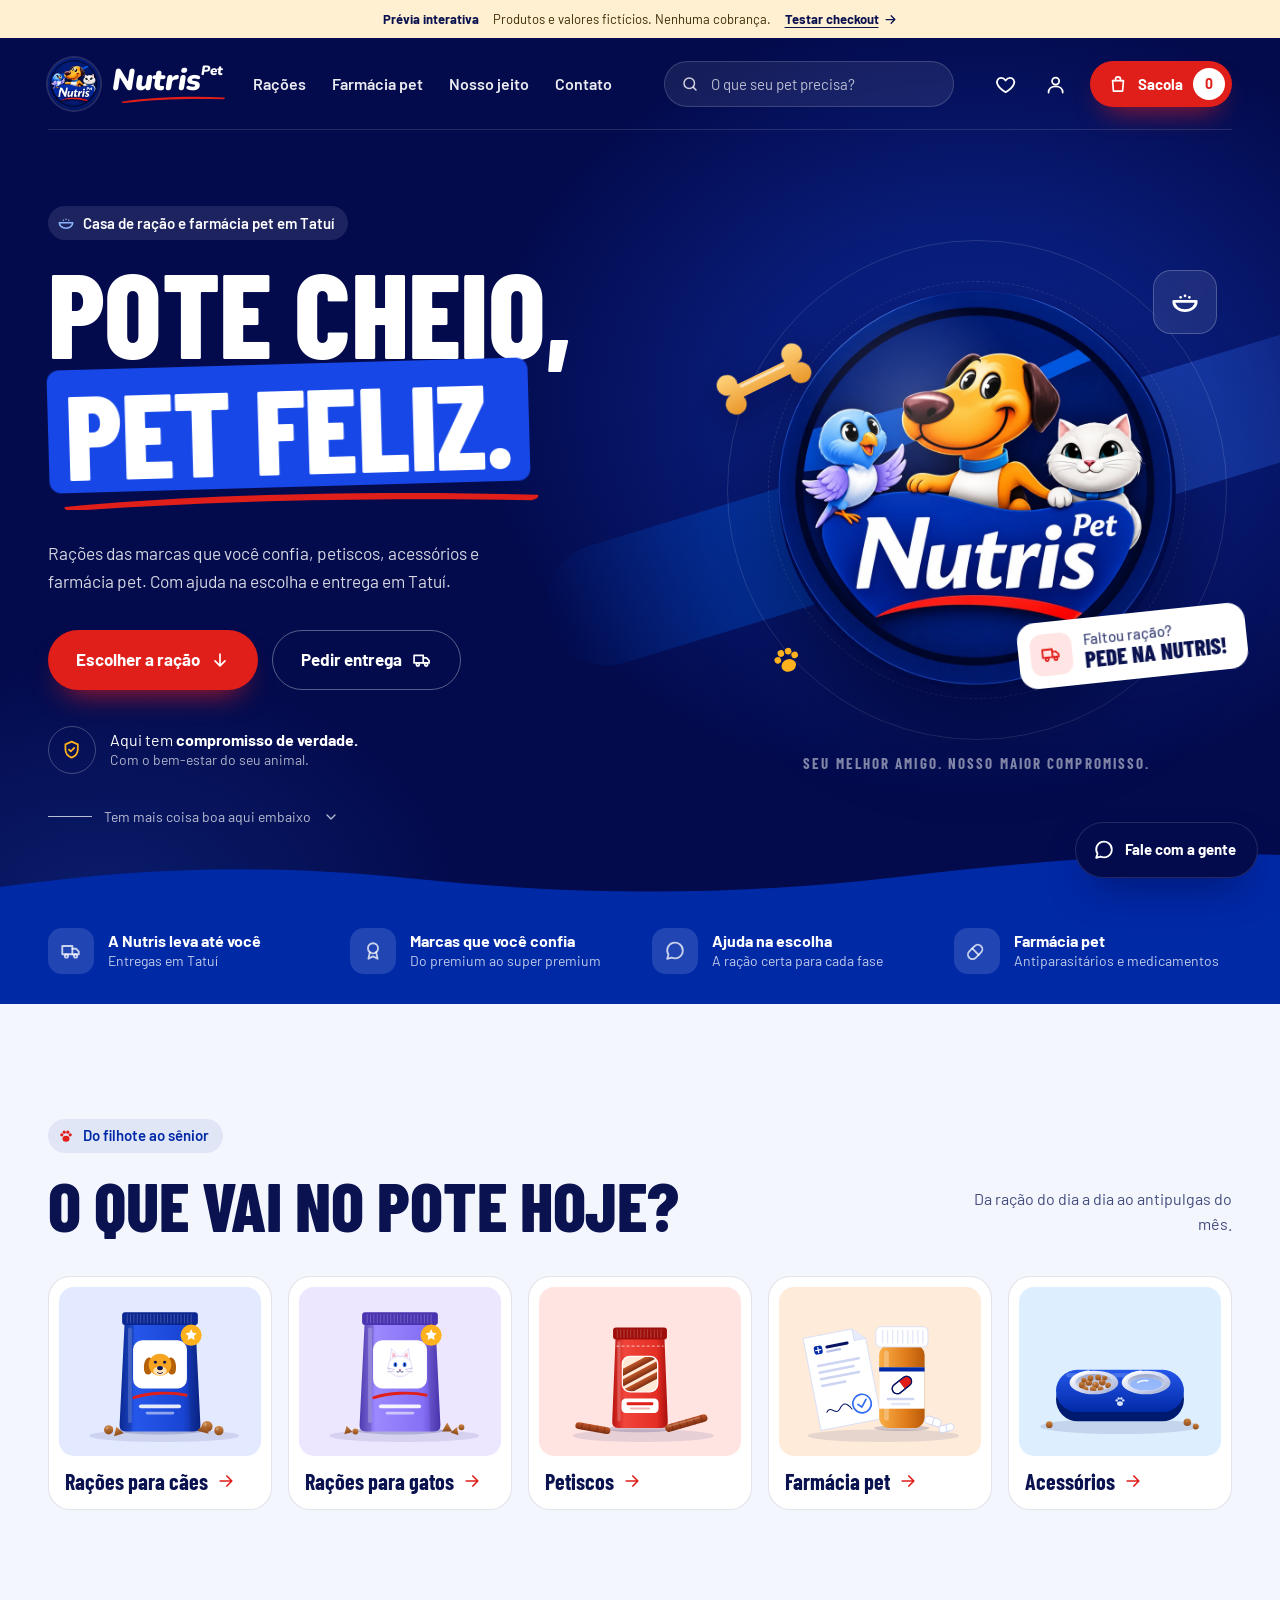
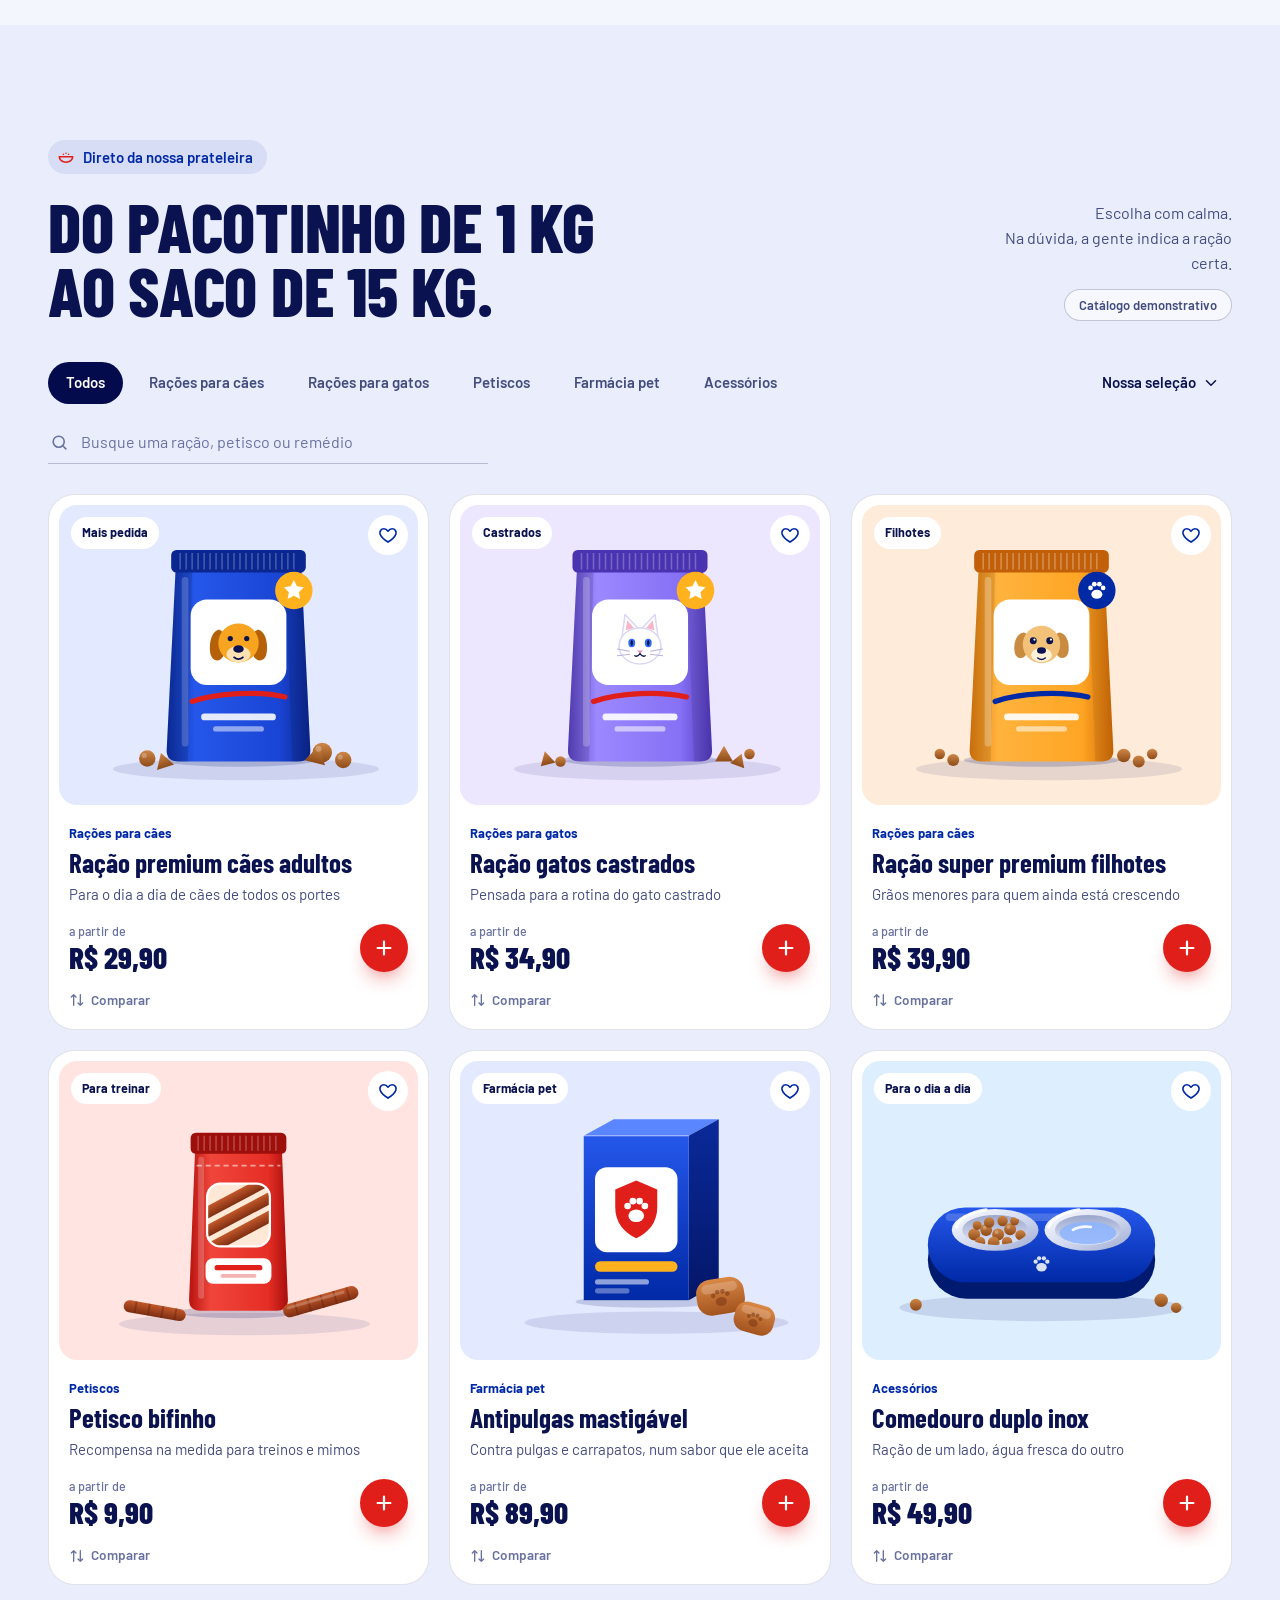
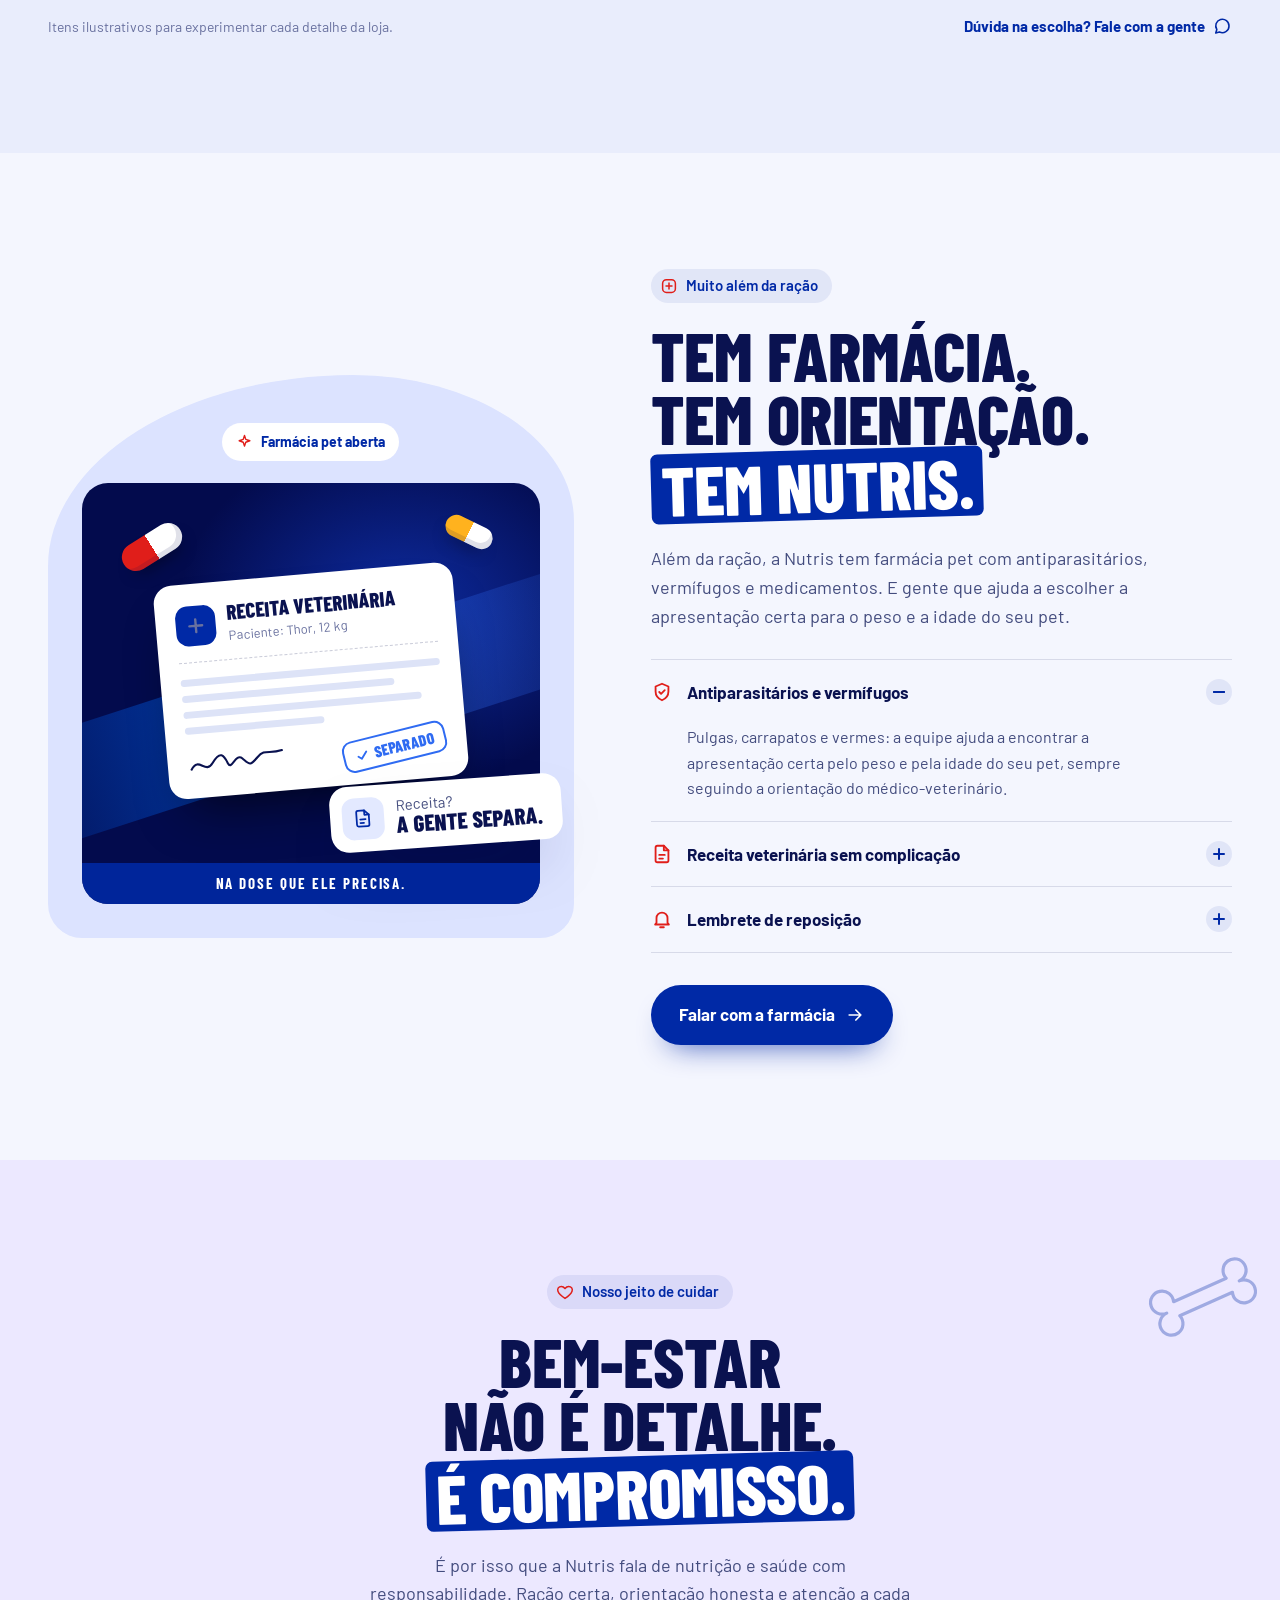
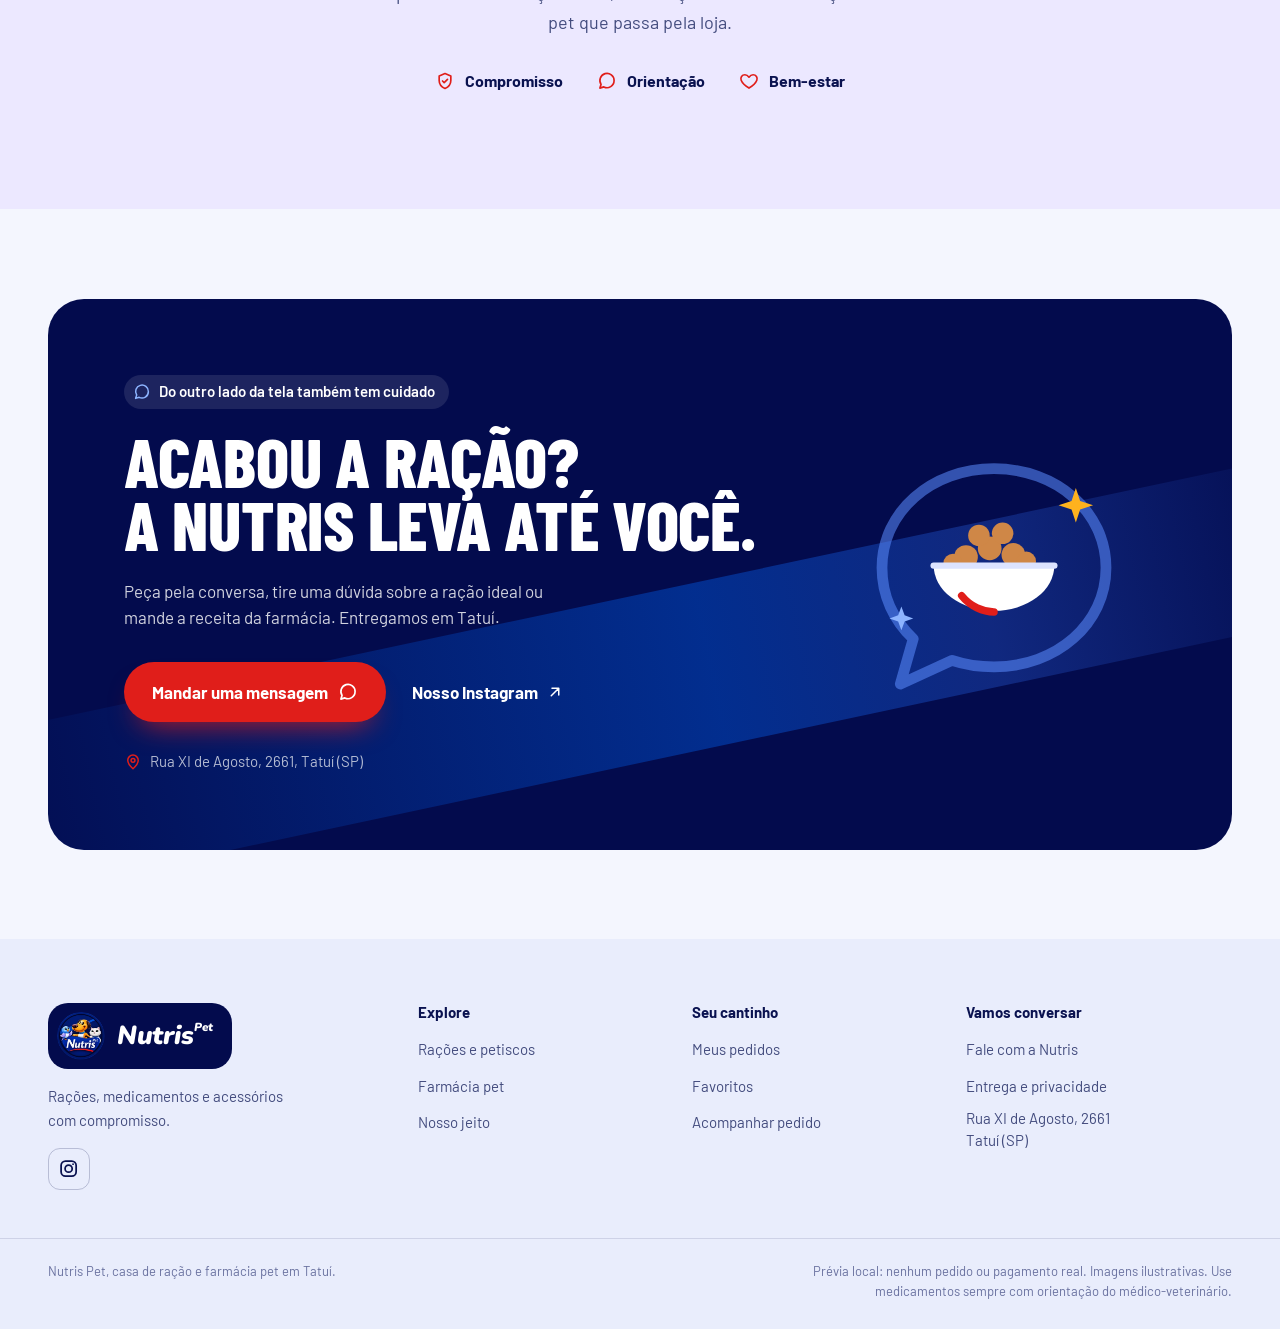
<file: index.html>
<!DOCTYPE html>
<html lang="pt-BR">
<head>
  <meta charset="UTF-8">
  <meta name="viewport" content="width=device-width, initial-scale=1">
  <title>Nutris Pet | Casa de ração e farmácia pet em Tatuí</title>
  <meta name="description" content="Nutris Pet: rações das marcas que você confia, petiscos, acessórios e farmácia pet em Tatuí, com ajuda na escolha e entrega em casa. Explore a prévia da loja.">
  <meta name="theme-color" content="#030B4D">
  <link rel="icon" href="assets/favicon.png" type="image/png">
  <link rel="apple-touch-icon" href="assets/apple-touch-icon.png">
  <link rel="preconnect" href="https://fonts.googleapis.com">
  <link rel="preconnect" href="https://fonts.gstatic.com" crossorigin>
  <link rel="stylesheet" href="https://fonts.googleapis.com/css2?family=Barlow+Condensed:wght@600;700;800&family=Barlow:wght@400;500;600;700&family=Nunito:ital,wght@1,900&display=swap">
  <link rel="preload" as="image" href="assets/nutris-badge.webp" type="image/webp">
  <link rel="stylesheet" href="styles.css">
</head>
<body data-page="home">
  <script src="data.js"></script>
  <script src="shared.js"></script>

  <a class="skip-link" href="#conteudo">Pular para o conteúdo</a>

  <div class="preview-bar">
    <p>
      <strong>Prévia interativa</strong>
      <span>Produtos e valores fictícios. Nenhuma cobrança.</span>
      <a href="checkout.html">Testar checkout <svg class="ic" aria-hidden="true"><use href="#i-arrow-right"></use></svg></a>
    </p>
  </div>

  <main id="conteudo">
    <div class="topo">
      <header class="site-header container">
        <a class="brand" href="index.html" aria-label="Nutris Pet, início">
          <img class="brand-badge" src="assets/nutris-badge-176.webp" alt="" width="52" height="52">
          <span class="brand-word" aria-hidden="true">Nutris<sup>Pet</sup><svg class="brand-swoosh" viewBox="0 0 300 30" preserveAspectRatio="none"><path d="M2 25C80 9 190 3 298 9c1 3-1 6-4 7C190 12 92 17 8 30c-4 1-8-3-6-5z" fill="currentColor"/></svg></span>
        </a>

        <nav class="desktop-nav" aria-label="Navegação principal">
          <a href="#loja">Rações</a>
          <a href="#farmacia">Farmácia pet</a>
          <a href="#jeito-nutris">Nosso jeito</a>
          <button type="button" data-open="contato">Contato</button>
        </nav>

        <form class="site-search" id="site-search" role="search">
          <label class="sr-only" for="site-search-input">Buscar na loja</label>
          <svg class="ic" aria-hidden="true"><use href="#i-search"></use></svg>
          <input id="site-search-input" type="search" placeholder="O que seu pet precisa?" autocomplete="off">
          <button class="sr-only" type="submit">Buscar</button>
        </form>

        <div class="header-actions">
          <button class="icon-btn icon-btn--dark hide-md" type="button" data-open="favoritos" aria-label="Meus favoritos">
            <svg class="ic" aria-hidden="true"><use href="#i-heart"></use></svg>
          </button>
          <button class="icon-btn icon-btn--dark hide-md" type="button" data-open="cantinho" aria-label="Meus pedidos">
            <svg class="ic" aria-hidden="true"><use href="#i-user"></use></svg>
          </button>
          <button class="bag-btn" type="button" data-open="sacola" data-cart-label aria-label="Abrir sacola">
            <svg class="ic" aria-hidden="true"><use href="#i-bag"></use></svg>
            <span class="bag-txt">Sacola</span>
            <span class="bag-count" data-cart-count>0</span>
          </button>
          <button class="menu-btn" id="menu-toggle" type="button" aria-expanded="false" aria-controls="mobile-menu" aria-label="Abrir menu">
            <svg class="ic" aria-hidden="true"><use href="#i-menu"></use></svg>
          </button>
        </div>

        <nav class="mobile-menu" id="mobile-menu" aria-label="Menu celular">
          <a href="#loja">Explorar as rações <svg class="ic" aria-hidden="true"><use href="#i-arrow-right"></use></svg></a>
          <a href="#farmacia">Farmácia pet <svg class="ic" aria-hidden="true"><use href="#i-pill"></use></svg></a>
          <a href="#jeito-nutris">Nosso jeito <svg class="ic" aria-hidden="true"><use href="#i-shield"></use></svg></a>
          <button type="button" data-open="favoritos">Favoritos <svg class="ic" aria-hidden="true"><use href="#i-heart"></use></svg></button>
          <button type="button" data-open="cantinho">Meus pedidos <svg class="ic" aria-hidden="true"><use href="#i-package"></use></svg></button>
          <button type="button" data-open="contato">Vamos conversar <svg class="ic" aria-hidden="true"><use href="#i-chat"></use></svg></button>
        </nav>
      </header>

      <section class="hero container" data-hero aria-labelledby="hero-title">
        <div class="hero-copy">
          <p class="eyebrow eyebrow--dark"><svg class="ic" aria-hidden="true"><use href="#i-bowl"></use></svg>Casa de ração e farmácia pet em Tatuí</p>
          <h1 class="hero-title" id="hero-title">
            <span class="hl">Pote cheio,</span>
            <span class="hl"><span class="tarja-wrap"><span class="tarja">pet feliz.</span><svg class="swoosh" viewBox="0 0 300 30" preserveAspectRatio="none" aria-hidden="true"><path d="M2 25C80 9 190 3 298 9c1 3-1 6-4 7C190 12 92 17 8 30c-4 1-8-3-6-5z" fill="currentColor"/></svg></span></span>
          </h1>
          <p class="hero-lead">Rações das marcas que você confia, petiscos, acessórios e farmácia pet. Com ajuda na escolha e entrega em Tatuí.</p>
          <div class="hero-ctas">
            <a class="btn btn-red btn-lg" href="#loja">Escolher a ração <svg class="ic" aria-hidden="true"><use href="#i-arrow-down"></use></svg></a>
            <button class="btn btn-ghost btn-lg" type="button" data-open="contato" data-topic="entrega">Pedir entrega <svg class="ic" aria-hidden="true"><use href="#i-truck"></use></svg></button>
          </div>
          <div class="hero-trust">
            <span class="hero-trust-ic"><svg class="ic" aria-hidden="true"><use href="#i-shield"></use></svg></span>
            <p><span>Aqui tem <strong>compromisso de verdade.</strong></span><small>Com o bem-estar do seu animal.</small></p>
          </div>
        </div>

        <div class="hero-stage">
          <div class="hero-band" aria-hidden="true"></div>
          <div class="hero-ring" aria-hidden="true"></div>
          <figure class="hero-badge-wrap">
            <img class="hero-badge" src="assets/nutris-badge.webp" width="880" height="880" alt="Logo da Nutris Pet com os mascotes: um cachorro caramelo, um gato branco e um passarinho azul" fetchpriority="high">
          </figure>
          <span class="float float-bone" aria-hidden="true">
            <svg viewBox="0 0 200 200"><defs><linearGradient id="hb-bone" x1="0" y1="0" x2="0" y2="1"><stop offset="0" stop-color="#FFD27A"/><stop offset="1" stop-color="#E9962A"/></linearGradient></defs><path d="M54.97 88H145.03A18 18 0 1 1 162 100A18 18 0 1 1 145.03 112H54.97A18 18 0 1 1 38 100A18 18 0 1 1 54.97 88Z" fill="url(#hb-bone)"/><path d="M60 94H140" stroke="#fff" stroke-opacity=".55" stroke-width="5" stroke-linecap="round"/></svg>
          </span>
          <span class="float float-tile" aria-hidden="true"><svg class="ic"><use href="#i-bowl"></use></svg></span>
          <span class="float float-paw" aria-hidden="true"><svg class="ic"><use href="#i-paw"></use></svg></span>
          <div class="hero-tag" aria-hidden="true">
            <span class="hero-tag-ic"><svg class="ic"><use href="#i-truck"></use></svg></span>
            <span>Faltou ração?<strong>Pede na Nutris!</strong></span>
          </div>
          <p class="hero-caption">Seu melhor amigo. Nosso maior compromisso.</p>
        </div>

        <a class="scroll-cue" href="#categorias"><span class="scroll-line" aria-hidden="true"></span>Tem mais coisa boa aqui embaixo <svg class="ic" aria-hidden="true"><use href="#i-chevron-down"></use></svg></a>
      </section>
    </div>

    <section class="faixa" aria-label="Por que comprar na Nutris">
      <svg class="faixa-onda" viewBox="0 0 1440 56" preserveAspectRatio="none" aria-hidden="true"><path d="M0 56V36C160 16 300 12 470 28c170 16 350 18 540-2C1180 8 1320 0 1440 4v52z" fill="currentColor"/></svg>
      <ul class="faixa-list container">
        <li><span class="faixa-ic"><svg class="ic" aria-hidden="true"><use href="#i-truck"></use></svg></span><p><strong>A Nutris leva até você</strong><span>Entregas em Tatuí</span></p></li>
        <li><span class="faixa-ic"><svg class="ic" aria-hidden="true"><use href="#i-award"></use></svg></span><p><strong>Marcas que você confia</strong><span>Do premium ao super premium</span></p></li>
        <li><span class="faixa-ic"><svg class="ic" aria-hidden="true"><use href="#i-chat"></use></svg></span><p><strong>Ajuda na escolha</strong><span>A ração certa para cada fase</span></p></li>
        <li><span class="faixa-ic"><svg class="ic" aria-hidden="true"><use href="#i-pill"></use></svg></span><p><strong>Farmácia pet</strong><span>Antiparasitários e medicamentos</span></p></li>
      </ul>
    </section>

    <section class="section categorias container" id="categorias" aria-labelledby="cat-title">
      <div class="section-head">
        <div>
          <p class="eyebrow"><svg class="ic" aria-hidden="true"><use href="#i-paw"></use></svg>Do filhote ao sênior</p>
          <h2 class="h2" id="cat-title">O que vai no pote hoje?</h2>
        </div>
        <p class="section-side">Da ração do dia a dia ao antipulgas do mês.</p>
      </div>
      <div class="cat-grid" id="cat-grid"></div>
    </section>

    <section class="loja section" id="loja" aria-labelledby="loja-title">
      <div class="container">
        <div class="section-head">
          <div>
            <p class="eyebrow"><svg class="ic" aria-hidden="true"><use href="#i-bowl"></use></svg>Direto da nossa prateleira</p>
            <h2 class="h2" id="loja-title">Do pacotinho de 1 kg<br>ao saco de 15 kg.</h2>
          </div>
          <div class="section-side">
            <p>Escolha com calma.<br>Na dúvida, a gente indica a ração certa.</p>
            <button class="pill-note" type="button" data-open="previa">Catálogo demonstrativo</button>
          </div>
        </div>

        <div class="loja-tools">
          <div class="chips" id="filter-chips" role="group" aria-label="Filtrar produtos"></div>
          <label class="sort">
            <span class="sr-only">Ordenar produtos</span>
            <select id="product-sort">
              <option value="destaque">Nossa seleção</option>
              <option value="menor">Menor preço</option>
              <option value="maior">Maior preço</option>
              <option value="nome">Nome: A–Z</option>
            </select>
            <svg class="ic" aria-hidden="true"><use href="#i-chevron-down"></use></svg>
          </label>
          <div class="loja-search">
            <label class="sr-only" for="product-search">Pesquisar produtos</label>
            <svg class="ic" aria-hidden="true"><use href="#i-search"></use></svg>
            <input id="product-search" type="search" placeholder="Busque uma ração, petisco ou remédio" autocomplete="off">
            <button type="button" id="product-search-clear" hidden>Limpar</button>
          </div>
        </div>

        <p class="sr-only" id="product-status" role="status" aria-live="polite"></p>
        <div class="grid" id="product-grid"></div>
        <div class="loja-empty" id="product-empty" hidden>
          <svg class="ic" aria-hidden="true"><use href="#i-search"></use></svg>
          <p class="loja-empty-t">Nada por aqui com esse nome.</p>
          <p>Tente outra palavra ou fale com a gente: se a marca não estiver aqui, a Nutris procura para você.</p>
          <button class="btn btn-blue" type="button" data-open="contato" data-topic="orcamento">Pedir um orçamento</button>
        </div>

        <div class="loja-foot">
          <p>Itens ilustrativos para experimentar cada detalhe da loja.</p>
          <button class="link-help" type="button" data-open="contato" data-topic="racao">Dúvida na escolha? Fale com a gente <svg class="ic" aria-hidden="true"><use href="#i-chat"></use></svg></button>
        </div>
      </div>
    </section>

    <section class="cuidado section" id="farmacia" aria-labelledby="cuidado-title">
      <div class="container cuidado-grid">
        <div class="cuidado-visual">
          <p class="cuidado-label"><svg class="ic" aria-hidden="true"><use href="#i-sparkle"></use></svg>Farmácia pet aberta</p>
          <div class="cuidado-photo" role="img" aria-label="Ilustração de uma receita veterinária conferida e separada pela farmácia da Nutris">
            <div class="cp-bg" aria-hidden="true"><span class="cp-band"></span></div>
            <span class="cp-pill cp-pill-1" aria-hidden="true"></span>
            <span class="cp-pill cp-pill-2" aria-hidden="true"></span>
            <div class="rx-card" aria-hidden="true">
              <div class="rx-head">
                <span class="rx-mark"><svg class="ic"><use href="#i-plus"></use></svg></span>
                <p><strong>Receita veterinária</strong><span>Paciente: Thor, 12 kg</span></p>
              </div>
              <ul class="rx-lines"><li></li><li></li><li></li><li></li></ul>
              <div class="rx-foot">
                <svg class="rx-sign" viewBox="0 0 120 32"><path d="M4 22c10-16 16 8 26-6s14-8 18 2 10-12 18-4 8 10 18 0 14-2 30-6" fill="none" stroke="#0A1250" stroke-width="2.5" stroke-linecap="round"/></svg>
                <span class="rx-stamp"><svg class="ic"><use href="#i-check"></use></svg>Separado</span>
              </div>
            </div>
            <div class="cuidado-tag" aria-hidden="true">
              <span class="ct-ic"><svg class="ic"><use href="#i-file"></use></svg></span>
              <span>Receita?<strong>A gente separa.</strong></span>
            </div>
            <p class="cuidado-caption" aria-hidden="true">Na dose que ele precisa.</p>
          </div>
        </div>

        <div class="cuidado-copy">
          <p class="eyebrow"><svg class="ic" aria-hidden="true"><use href="#i-plus-tile"></use></svg>Muito além da ração</p>
          <h2 class="h2" id="cuidado-title">Tem farmácia.<br>Tem orientação.<br><span class="tarja">Tem Nutris.</span></h2>
          <p class="lead">Além da ração, a Nutris tem farmácia pet com antiparasitários, vermífugos e medicamentos. E gente que ajuda a escolher a apresentação certa para o peso e a idade do seu pet.</p>

          <div class="acc">
            <div class="acc-item">
              <h3><button class="acc-btn" type="button" aria-expanded="true" aria-controls="acc-1" id="acc-b1"><svg class="ic" aria-hidden="true"><use href="#i-shield"></use></svg><span class="acc-t">Antiparasitários e vermífugos</span><span class="acc-sign" aria-hidden="true"></span></button></h3>
              <div class="acc-panel" id="acc-1" role="region" aria-labelledby="acc-b1"><p>Pulgas, carrapatos e vermes: a equipe ajuda a encontrar a apresentação certa pelo peso e pela idade do seu pet, sempre seguindo a orientação do médico-veterinário.</p></div>
            </div>
            <div class="acc-item">
              <h3><button class="acc-btn" type="button" aria-expanded="false" aria-controls="acc-2" id="acc-b2"><svg class="ic" aria-hidden="true"><use href="#i-file"></use></svg><span class="acc-t">Receita veterinária sem complicação</span><span class="acc-sign" aria-hidden="true"></span></button></h3>
              <div class="acc-panel" id="acc-2" role="region" aria-labelledby="acc-b2" hidden><p>Mande a foto da receita pela conversa. A equipe confere, separa os itens e avisa quando estiver tudo pronto para retirar ou receber em casa junto com a ração.</p></div>
            </div>
            <div class="acc-item">
              <h3><button class="acc-btn" type="button" aria-expanded="false" aria-controls="acc-3" id="acc-b3"><svg class="ic" aria-hidden="true"><use href="#i-bell"></use></svg><span class="acc-t">Lembrete de reposição</span><span class="acc-sign" aria-hidden="true"></span></button></h3>
              <div class="acc-panel" id="acc-3" role="region" aria-labelledby="acc-b3" hidden><p>Ração, antipulgas do mês, vermífugo: combine com a equipe e receba um aviso antes de acabar.</p></div>
            </div>
          </div>

          <button class="btn btn-blue btn-lg" type="button" data-open="contato" data-topic="farmacia">Falar com a farmácia <svg class="ic" aria-hidden="true"><use href="#i-arrow-right"></use></svg></button>
        </div>
      </div>
    </section>

    <section class="jeito" id="jeito-nutris" aria-labelledby="jeito-title">
      <div class="container jeito-in">
        <svg class="jeito-deco" viewBox="0 0 200 200" aria-hidden="true"><path d="M54.97 88H145.03A18 18 0 1 1 162 100A18 18 0 1 1 145.03 112H54.97A18 18 0 1 1 38 100A18 18 0 1 1 54.97 88Z" fill="none" stroke="currentColor" stroke-width="5" stroke-linejoin="round"/></svg>
        <p class="eyebrow"><svg class="ic" aria-hidden="true"><use href="#i-heart"></use></svg>Nosso jeito de cuidar</p>
        <h2 class="h2" id="jeito-title">Bem-estar não é detalhe.<br><span class="tarja">É compromisso.</span></h2>
        <p class="lead">É por isso que a Nutris fala de nutrição e saúde com responsabilidade. Ração certa, orientação honesta e atenção a cada pet que passa pela loja.</p>
        <ul class="valores">
          <li><svg class="ic" aria-hidden="true"><use href="#i-shield"></use></svg>Compromisso</li>
          <li><svg class="ic" aria-hidden="true"><use href="#i-chat"></use></svg>Orientação</li>
          <li><svg class="ic" aria-hidden="true"><use href="#i-heart"></use></svg>Bem-estar</li>
        </ul>
      </div>
    </section>

    <section class="visita section container" aria-labelledby="visita-title">
      <div class="visita-card">
        <div class="visita-copy">
          <p class="eyebrow eyebrow--dark"><svg class="ic" aria-hidden="true"><use href="#i-chat"></use></svg>Do outro lado da tela também tem cuidado</p>
          <h2 class="h2 h2--light" id="visita-title">Acabou a ração?<br>A Nutris leva até você.</h2>
          <p class="visita-text">Peça pela conversa, tire uma dúvida sobre a ração ideal ou mande a receita da farmácia. Entregamos em Tatuí.</p>
          <div class="visita-ctas">
            <button class="btn btn-red btn-lg" type="button" data-open="contato" data-topic="entrega">Mandar uma mensagem <svg class="ic" aria-hidden="true"><use href="#i-chat"></use></svg></button>
            <a class="link-light" href="https://www.instagram.com/nutrispet/" target="_blank" rel="noopener">Nosso Instagram <svg class="ic" aria-hidden="true"><use href="#i-arrow-up-right"></use></svg></a>
          </div>
          <p class="visita-end"><svg class="ic" aria-hidden="true"><use href="#i-pin"></use></svg>Rua XI de Agosto, 2661, Tatuí (SP)</p>
        </div>
        <div class="visita-art" aria-hidden="true">
          <svg viewBox="0 0 260 240">
            <path d="M130 22c58 0 104 40 104 92s-46 92-104 92c-14 0-27-2-39-6l-48 22 12-42c-18-17-29-40-29-66 0-52 46-92 104-92z" fill="none" stroke="#5B8CFF" stroke-width="10" stroke-linejoin="round" opacity=".55"/>
            <g fill="#CF8747">
              <circle cx="104" cy="104" r="11"/><circle cx="126" cy="96" r="11"/><circle cx="148" cy="102" r="11"/>
              <circle cx="116" cy="84" r="10"/><circle cx="138" cy="82" r="10"/><circle cx="160" cy="108" r="9"/><circle cx="92" cy="110" r="9"/>
            </g>
            <path d="M74 112h112a56 42 0 0 1-112 0z" fill="#fff"/>
            <path d="M74 112h112" stroke="#DCE3FF" stroke-width="6" stroke-linecap="round"/>
            <path d="M100 140c8 10 20 15 30 15" stroke="#E01E1A" stroke-width="7" fill="none" stroke-linecap="round"/>
            <path d="M206 40l4 12 12 4-12 4-4 12-4-12-12-4 12-4z" fill="#FFB21E"/>
            <path d="M44 150l3 8 8 3-8 3-3 8-3-8-8-3 8-3z" fill="#8DB4FF"/>
          </svg>
        </div>
      </div>
    </section>
  </main>

  <footer class="footer">
    <div class="container footer-grid">
      <div class="footer-brand">
        <a class="footer-logo" href="index.html" aria-label="Nutris Pet, início">
          <img src="assets/nutris-badge-176.webp" alt="" width="48" height="48">
          <span class="brand-word" aria-hidden="true">Nutris<sup>Pet</sup></span>
        </a>
        <p>Rações, medicamentos e acessórios com compromisso.</p>
        <a class="footer-ig" href="https://www.instagram.com/nutrispet/" target="_blank" rel="noopener" aria-label="Nutris Pet no Instagram"><svg class="ic" aria-hidden="true"><use href="#i-instagram"></use></svg></a>
      </div>
      <nav aria-labelledby="f-explore">
        <h2 id="f-explore">Explore</h2>
        <ul>
          <li><a href="#loja">Rações e petiscos</a></li>
          <li><a href="#farmacia">Farmácia pet</a></li>
          <li><a href="#jeito-nutris">Nosso jeito</a></li>
        </ul>
      </nav>
      <nav aria-labelledby="f-cantinho">
        <h2 id="f-cantinho">Seu cantinho</h2>
        <ul>
          <li><button type="button" data-open="cantinho">Meus pedidos</button></li>
          <li><button type="button" data-open="favoritos">Favoritos</button></li>
          <li><button type="button" data-open="acompanhar">Acompanhar pedido</button></li>
        </ul>
      </nav>
      <div>
        <h2>Vamos conversar</h2>
        <ul>
          <li><button type="button" data-open="contato">Fale com a Nutris</button></li>
          <li><button type="button" data-open="previa">Entrega e privacidade</button></li>
          <li class="footer-addr">Rua XI de Agosto, 2661<br>Tatuí (SP)</li>
        </ul>
      </div>
    </div>
    <div class="container footer-bottom">
      <p>Nutris Pet, casa de ração e farmácia pet em Tatuí.</p>
      <p>Prévia local: nenhum pedido ou pagamento real. Imagens ilustrativas. Use medicamentos sempre com orientação do médico-veterinário.</p>
    </div>
  </footer>

  <div class="compare-bar" id="compare-bar" role="region" aria-label="Comparação de produtos">
    <span id="compare-count">0 de 3 selecionados</span>
    <button class="btn btn-blue btn-sm" type="button" id="compare-go" disabled>Comparar <svg class="ic" aria-hidden="true"><use href="#i-compare"></use></svg></button>
    <button class="icon-btn" type="button" id="compare-clear" aria-label="Limpar comparação"><svg class="ic" aria-hidden="true"><use href="#i-x"></use></svg></button>
  </div>

  <button class="floating-contact" type="button" data-open="contato" aria-label="Fale com a Nutris">
    <svg class="ic" aria-hidden="true"><use href="#i-chat"></use></svg><span>Fale com a gente</span>
  </button>

  <div class="scroll-progress" id="scroll-progress" aria-hidden="true"></div>

  <noscript><p class="noscript">Ative o JavaScript para explorar a loja, a sacola e o checkout desta prévia.</p></noscript>

  <script src="app.js" defer></script>
  <script src="hero-badge.js" defer></script>
</body>
</html>
</file>
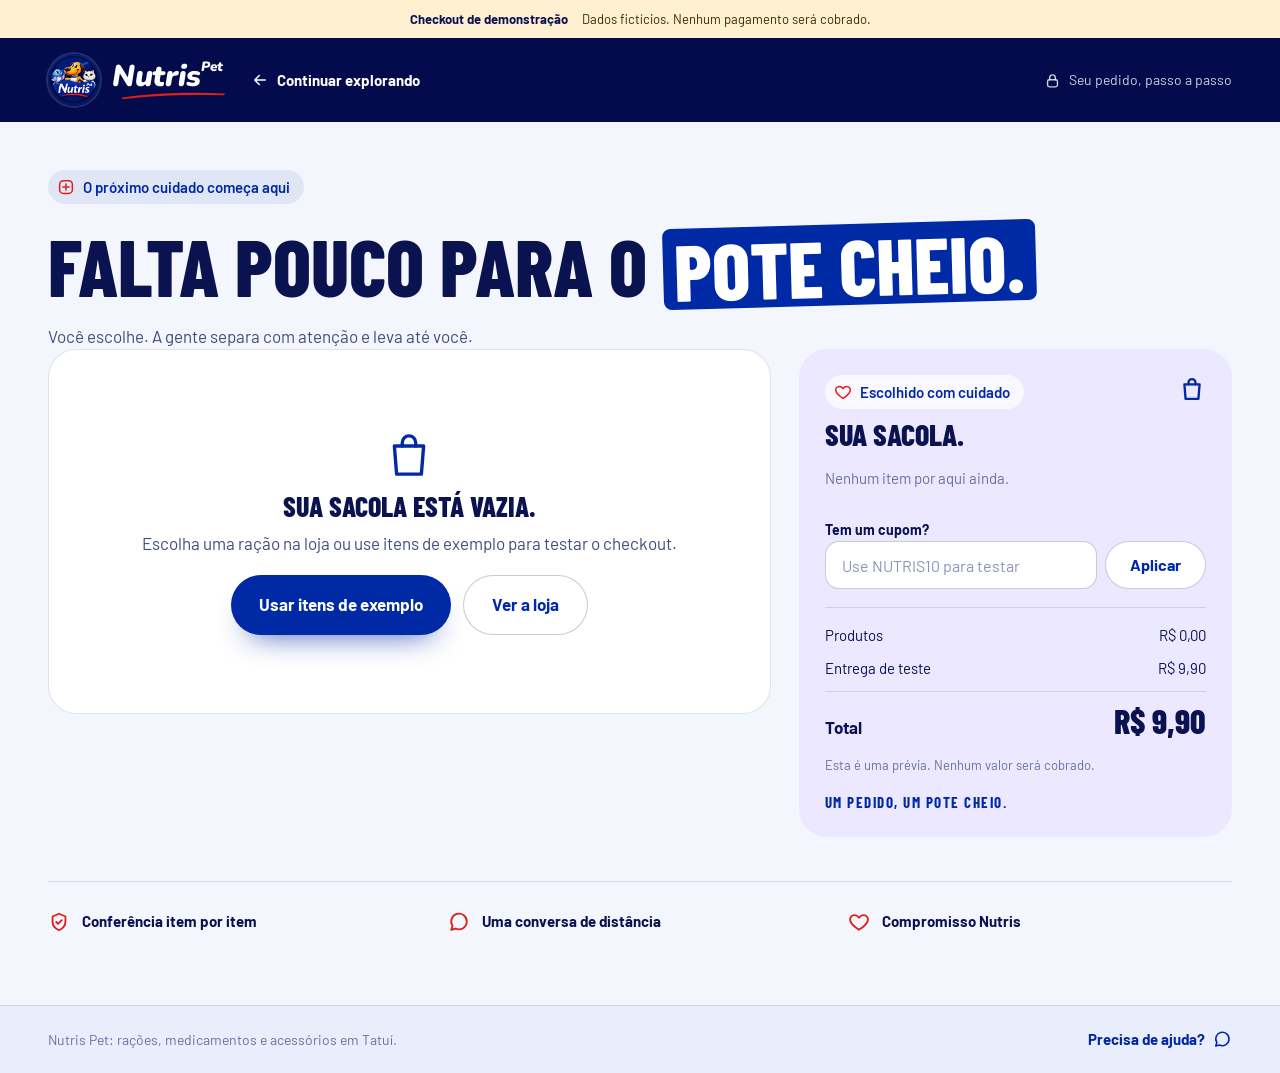
<file: checkout.html>
<!DOCTYPE html>
<html lang="pt-BR">
<head>
  <meta charset="UTF-8">
  <meta name="viewport" content="width=device-width, initial-scale=1">
  <title>Seu pedido | Checkout Nutris Pet</title>
  <meta name="description" content="Checkout de demonstração da Nutris Pet. Dados fictícios, nenhum pagamento é cobrado.">
  <meta name="robots" content="noindex">
  <meta name="theme-color" content="#030B4D">
  <link rel="icon" href="assets/favicon.png" type="image/png">
  <link rel="apple-touch-icon" href="assets/apple-touch-icon.png">
  <link rel="preconnect" href="https://fonts.googleapis.com">
  <link rel="preconnect" href="https://fonts.gstatic.com" crossorigin>
  <link rel="stylesheet" href="https://fonts.googleapis.com/css2?family=Barlow+Condensed:wght@600;700;800&family=Barlow:wght@400;500;600;700&family=Nunito:ital,wght@1,900&display=swap">
  <link rel="stylesheet" href="styles.css">
</head>
<body data-page="checkout">
  <script src="data.js"></script>
  <script src="shared.js"></script>

  <a class="skip-link" href="#checkout-main">Pular para o checkout</a>

  <div class="preview-bar">
    <p><strong>Checkout de demonstração</strong> <span>Dados fictícios. Nenhum pagamento será cobrado.</span></p>
  </div>

  <header class="co-header">
    <div class="container co-header-in">
      <a class="brand" href="index.html" aria-label="Voltar para a Nutris Pet">
        <img class="brand-badge" src="assets/nutris-badge-176.webp" alt="" width="52" height="52">
        <span class="brand-word" aria-hidden="true">Nutris<sup>Pet</sup><svg class="brand-swoosh" viewBox="0 0 300 30" preserveAspectRatio="none"><path d="M2 25C80 9 190 3 298 9c1 3-1 6-4 7C190 12 92 17 8 30c-4 1-8-3-6-5z" fill="currentColor"/></svg></span>
      </a>
      <a class="co-back" href="index.html#loja"><svg class="ic" aria-hidden="true"><use href="#i-arrow-left"></use></svg>Continuar explorando</a>
      <p class="co-secure"><svg class="ic" aria-hidden="true"><use href="#i-lock"></use></svg><span>Seu pedido, passo a passo</span></p>
    </div>
  </header>

  <main id="checkout-main" class="container co-main">
    <p class="eyebrow"><svg class="ic" aria-hidden="true"><use href="#i-plus-tile"></use></svg>O próximo cuidado começa aqui</p>
    <h1 class="co-title">Falta pouco para o <span class="tarja">pote cheio.</span></h1>
    <p class="co-sub">Você escolhe. A gente separa com atenção e leva até você.</p>

    <ol class="steps" aria-label="Etapas do checkout">
      <li class="is-current" data-step-li="1"><button class="step-btn" type="button" data-goto="1" aria-current="step"><span class="step-num">01</span><span>Seu contato</span></button></li>
      <li data-step-li="2"><button class="step-btn" type="button" data-goto="2" disabled><span class="step-num">02</span><span>Entrega</span></button></li>
      <li data-step-li="3"><button class="step-btn" type="button" data-goto="3" disabled><span class="step-num">03</span><span>Pagamento</span></button></li>
    </ol>

    <div class="co-grid">
      <section class="co-card" id="co-panel" aria-label="Dados do pedido">

        <!-- Etapa 1: contato -->
        <form class="co-step" data-step="1" novalidate>
          <div class="co-step-head">
            <span class="co-step-ic"><svg class="ic" aria-hidden="true"><use href="#i-user"></use></svg></span>
            <div><h2>Primeiro, vamos nos conhecer.</h2><p>Quem vai receber o pedido?</p></div>
          </div>
          <div class="form-grid">
            <div class="field span-2">
              <label class="field-label" for="f-nome">Seu nome completo</label>
              <input class="input" id="f-nome" name="nome" autocomplete="name" placeholder="Nome e sobrenome">
            </div>
            <div class="field">
              <label class="field-label" for="f-email">E-mail</label>
              <input class="input" id="f-email" name="email" type="email" autocomplete="email" placeholder="voce@exemplo.com">
            </div>
            <div class="field">
              <label class="field-label" for="f-cel">Celular com DDD</label>
              <input class="input" id="f-cel" name="celular" type="tel" inputmode="numeric" autocomplete="tel-national" placeholder="(15) 99999-9999">
            </div>
            <div class="field">
              <label class="field-label" for="f-pet">E o nome do seu pet? <span class="opt">opcional</span></label>
              <input class="input" id="f-pet" name="pet" placeholder="Queremos conhecer seu melhor amigo">
            </div>
            <div class="field">
              <label class="field-label" for="f-peso">Peso aproximado <span class="opt">opcional</span></label>
              <input class="input" id="f-peso" name="peso" inputmode="decimal" placeholder="Ex.: 12 kg">
            </div>
          </div>
          <p class="co-tip"><svg class="ic" aria-hidden="true"><use href="#i-scale"></use></svg><span>Com o nome e o peso dele, a equipe confere se a ração e os produtos combinam com o porte do seu pet.</span></p>
          <div class="co-actions">
            <button class="co-fill" type="button" data-fill="1"><svg class="ic" aria-hidden="true"><use href="#i-sparkle"></use></svg>Preencher com dados de teste</button>
            <div class="co-actions-r">
              <a class="btn btn-outline" href="index.html#loja">Loja</a>
              <button class="btn btn-blue btn-lg" type="submit">Continuar para entrega <svg class="ic" aria-hidden="true"><use href="#i-arrow-right"></use></svg></button>
            </div>
          </div>
          <p class="co-privacy"><svg class="ic" aria-hidden="true"><use href="#i-lock"></use></svg>Seus dados de contato não são salvos nesta prévia.</p>
        </form>

        <!-- Etapa 2: entrega -->
        <form class="co-step" data-step="2" novalidate hidden>
          <div class="co-step-head">
            <span class="co-step-ic"><svg class="ic" aria-hidden="true"><use href="#i-truck"></use></svg></span>
            <div><h2>Como o pedido chega até você?</h2><p>Entrega em Tatuí ou retirada na loja.</p></div>
          </div>
          <fieldset>
            <legend class="co-legend">Escolha uma opção</legend>
            <div class="choice-grid">
              <label class="choice is-checked">
                <input type="radio" name="metodo" value="entrega" checked>
                <svg class="ic" aria-hidden="true"><use href="#i-truck"></use></svg>
                <span><strong>Receber em casa</strong><small>Entrega de teste em Tatuí</small></span>
                <span class="choice-tag" data-frete-label>R$ 9,90</span>
              </label>
              <label class="choice">
                <input type="radio" name="metodo" value="retirada">
                <svg class="ic" aria-hidden="true"><use href="#i-store"></use></svg>
                <span><strong>Retirar na loja</strong><small>Rua XI de Agosto, 2661</small></span>
                <span class="choice-tag">Grátis</span>
              </label>
            </div>
          </fieldset>
          <div class="form-grid" data-endereco>
            <div class="field">
              <label class="field-label" for="f-cep">CEP</label>
              <input class="input" id="f-cep" name="cep" inputmode="numeric" autocomplete="postal-code" placeholder="18270-000">
            </div>
            <div class="field">
              <label class="field-label" for="f-cidade">Cidade</label>
              <input class="input" id="f-cidade" name="cidade" value="Tatuí (SP)" readonly>
            </div>
            <div class="field span-2">
              <label class="field-label" for="f-rua">Rua</label>
              <input class="input" id="f-rua" name="rua" autocomplete="address-line1" placeholder="Nome da rua">
            </div>
            <div class="form-grid grid-3 span-2">
              <div class="field">
                <label class="field-label" for="f-bairro">Bairro</label>
                <input class="input" id="f-bairro" name="bairro" placeholder="Bairro">
              </div>
              <div class="field">
                <label class="field-label" for="f-num">Número</label>
                <input class="input" id="f-num" name="numero" inputmode="numeric" placeholder="Nº">
              </div>
              <div class="field">
                <label class="field-label" for="f-comp">Complemento <span class="opt">opcional</span></label>
                <input class="input" id="f-comp" name="complemento" autocomplete="address-line2" placeholder="Casa, apto...">
              </div>
            </div>
          </div>
          <p class="note" data-retirada hidden><svg class="ic" aria-hidden="true"><use href="#i-clock"></use></svg><span>Você recebe um aviso quando o pedido estiver separado. A retirada é na Rua XI de Agosto, 2661, Tatuí (SP).</span></p>
          <div class="co-actions">
            <button class="co-fill" type="button" data-fill="2"><svg class="ic" aria-hidden="true"><use href="#i-sparkle"></use></svg>Preencher com dados de teste</button>
            <div class="co-actions-r">
              <button class="btn btn-outline" type="button" data-back>Voltar</button>
              <button class="btn btn-blue btn-lg" type="submit">Continuar para pagamento <svg class="ic" aria-hidden="true"><use href="#i-arrow-right"></use></svg></button>
            </div>
          </div>
        </form>

        <!-- Etapa 3: pagamento -->
        <form class="co-step" data-step="3" novalidate hidden>
          <div class="co-step-head">
            <span class="co-step-ic"><svg class="ic" aria-hidden="true"><use href="#i-card"></use></svg></span>
            <div><h2>Como prefere pagar?</h2><p>Pagamento simulado. Nenhum número de cartão é pedido.</p></div>
          </div>
          <fieldset>
            <legend class="co-legend">Forma de pagamento</legend>
            <div class="choice-grid grid-3">
              <label class="choice is-checked">
                <input type="radio" name="pagamento" value="pix" checked>
                <svg class="ic" aria-hidden="true"><use href="#i-qr"></use></svg>
                <span><strong>Pix</strong><small>Código gerado na confirmação</small></span>
              </label>
              <label class="choice">
                <input type="radio" name="pagamento" value="cartao">
                <svg class="ic" aria-hidden="true"><use href="#i-card"></use></svg>
                <span><strong>Cartão na entrega</strong><small>Maquininha na entrega ou retirada</small></span>
              </label>
              <label class="choice">
                <input type="radio" name="pagamento" value="dinheiro">
                <svg class="ic" aria-hidden="true"><use href="#i-cash"></use></svg>
                <span><strong>Dinheiro</strong><small>Diga se precisa de troco</small></span>
              </label>
            </div>
          </fieldset>
          <div class="field" data-troco hidden>
            <label class="field-label" for="f-troco">Troco para quanto? <span class="opt">opcional</span></label>
            <input class="input" id="f-troco" name="troco" inputmode="decimal" placeholder="Ex.: R$ 100,00">
          </div>
          <fieldset class="rx-box" data-rx hidden>
            <legend class="co-legend"><svg class="ic" aria-hidden="true"><use href="#i-file"></use></svg>Receita veterinária</legend>
            <p class="co-tip">Um item do seu pedido é vendido somente com receita. Como prefere enviar?</p>
            <div class="choice-grid">
              <label class="choice is-checked">
                <input type="radio" name="receita" value="conversa" checked>
                <svg class="ic" aria-hidden="true"><use href="#i-chat"></use></svg>
                <span><strong>Mando pela conversa</strong><small>Depois de confirmar o pedido</small></span>
              </label>
              <label class="choice">
                <input type="radio" name="receita" value="na-hora">
                <svg class="ic" aria-hidden="true"><use href="#i-file"></use></svg>
                <span><strong>Apresento na hora</strong><small>Na entrega ou na retirada</small></span>
              </label>
            </div>
          </fieldset>
          <div class="co-actions">
            <button class="btn btn-outline" type="button" data-back>Voltar</button>
            <div class="co-actions-r">
              <button class="btn btn-red btn-lg" type="submit">Confirmar pedido de teste <svg class="ic" aria-hidden="true"><use href="#i-check"></use></svg></button>
            </div>
          </div>
        </form>

        <!-- Pedido confirmado -->
        <div class="co-step co-success" data-step="ok" hidden></div>

        <!-- Sacola vazia -->
        <div class="co-empty" data-empty hidden>
          <svg class="ic" aria-hidden="true"><use href="#i-bag"></use></svg>
          <p class="empty-t">Sua sacola está vazia.</p>
          <p>Escolha uma ração na loja ou use itens de exemplo para testar o checkout.</p>
          <div class="co-success-ctas">
            <button class="btn btn-blue btn-lg" type="button" data-sample>Usar itens de exemplo</button>
            <a class="btn btn-outline btn-lg" href="index.html#loja">Ver a loja</a>
          </div>
        </div>
      </section>

      <aside class="co-summary" aria-labelledby="sum-title">
        <div class="co-summary-head">
          <div>
            <p class="eyebrow"><svg class="ic" aria-hidden="true"><use href="#i-heart"></use></svg>Escolhido com cuidado</p>
            <h2 id="sum-title">Sua sacola.</h2>
          </div>
          <svg class="ic" aria-hidden="true"><use href="#i-bag"></use></svg>
        </div>
        <div class="co-items" data-items></div>
        <div class="co-coupon" data-coupon-box>
          <label class="field-label" for="f-cupom">Tem um cupom?</label>
          <form data-coupon novalidate>
            <input class="input" id="f-cupom" name="cupom" autocomplete="off" placeholder="Use NUTRIS10 para testar">
            <button class="btn btn-outline" type="submit">Aplicar</button>
          </form>
          <p class="co-coupon-msg" data-coupon-msg aria-live="polite"></p>
        </div>
        <dl class="co-totals" data-totals></dl>
        <p class="co-summary-note">Esta é uma prévia. Nenhum valor será cobrado.</p>
        <p class="co-summary-tag">Um pedido, um pote cheio.</p>
      </aside>
    </div>

    <ul class="co-trust">
      <li><svg class="ic" aria-hidden="true"><use href="#i-shield"></use></svg>Conferência item por item</li>
      <li><svg class="ic" aria-hidden="true"><use href="#i-chat"></use></svg>Uma conversa de distância</li>
      <li><svg class="ic" aria-hidden="true"><use href="#i-heart"></use></svg>Compromisso Nutris</li>
    </ul>
  </main>

  <footer class="co-footer">
    <div class="container co-footer-in">
      <p>Nutris Pet: rações, medicamentos e acessórios em Tatuí.</p>
      <button class="link-help" type="button" data-open="contato">Precisa de ajuda? <svg class="ic" aria-hidden="true"><use href="#i-chat"></use></svg></button>
    </div>
  </footer>

  <script src="checkout.js" defer></script>
</body>
</html>
</file>
<file: styles.css>
/* =========================================================
   Nutris Pet — farmácia pet
   Identidade: azul-noite, azul da faixa, vermelho do traço
   ========================================================= */

:root {
  --noite: #030B4D;
  --noite-2: #0A1566;
  --faixa: #0029A6;
  --faixa-2: #1747E6;
  --faixa-escura: #00208A;
  --celeste: #2F6BF2;
  --celeste-2: #8DB4FF;
  --vermelho: #E01E1A;
  --vermelho-2: #BD1410;
  --vermelho-claro: #FFE6E4;
  --sol: #FFB21E;
  --gelo: #F4F6FE;
  --nevoa: #E9EDFC;
  --azulado: #DCE3FF;
  --lavanda: #ECE8FF;
  --tinta: #0A1250;
  --tinta-2: #434C7E;
  --tinta-3: #69719F;
  --linha: rgba(10, 18, 80, .12);
  --linha-2: rgba(10, 18, 80, .22);

  --display: "Barlow Condensed", "Arial Narrow", "Roboto Condensed", "Helvetica Neue", Arial, sans-serif;
  --texto: "Barlow", "Segoe UI", Roboto, "Helvetica Neue", Arial, sans-serif;
  --marca: "Nunito", "Arial Rounded MT Bold", "Segoe UI", sans-serif;

  --container: 1200px;
  --gutter: clamp(20px, 4vw, 48px);
  --ease: cubic-bezier(.2, .8, .2, 1);
  --sombra-1: 0 1px 2px rgba(3, 11, 77, .05), 0 12px 32px -20px rgba(3, 11, 77, .4);
  --sombra-2: 0 28px 60px -26px rgba(3, 11, 77, .6);
}

/* ---------- Base ---------- */
*, *::before, *::after { box-sizing: border-box; }
html { -webkit-text-size-adjust: 100%; scroll-behavior: smooth; scroll-padding-top: 16px; }
html.has-dlg { overflow: hidden; }
body {
  margin: 0;
  font: 400 17px/1.55 var(--texto);
  color: var(--tinta);
  background: var(--gelo);
  -webkit-font-smoothing: antialiased;
  text-rendering: optimizeLegibility;
}
img, svg { display: block; max-width: 100%; }
button, input, select, textarea { font: inherit; color: inherit; }
button { cursor: pointer; background: none; border: 0; padding: 0; text-align: inherit; }
a { color: inherit; }
h1, h2, h3, p, ul, ol, figure { margin: 0; }
ul, ol { padding: 0; list-style: none; }
[hidden] { display: none !important; }

.ic {
  width: 1.25em; height: 1.25em; flex: none;
  fill: none; stroke: currentColor; stroke-width: 2; stroke-linecap: round; stroke-linejoin: round;
}
.sr-only {
  position: absolute !important; width: 1px; height: 1px; padding: 0; margin: -1px;
  overflow: hidden; clip: rect(0 0 0 0); white-space: nowrap; border: 0;
}
.container { width: 100%; max-width: calc(var(--container) + var(--gutter) * 2); margin-inline: auto; padding-inline: var(--gutter); }
:focus-visible { outline: 3px solid var(--celeste); outline-offset: 3px; border-radius: 8px; }
.topo :focus-visible, .visita-card :focus-visible, .faixa :focus-visible { outline-color: var(--celeste-2); }

.skip-link {
  position: absolute; left: 12px; top: -80px; z-index: 300;
  background: #fff; color: var(--tinta); padding: 10px 16px; border-radius: 12px; font-weight: 700; text-decoration: none;
}
.skip-link:focus { top: 12px; }
.noscript { padding: 16px; text-align: center; background: var(--sol); font-weight: 600; }

/* ---------- Tipografia de marca ---------- */
.h2 {
  font: 800 clamp(44px, 5.4vw, 74px)/.92 var(--display);
  text-transform: uppercase;
  letter-spacing: -.004em;
  color: var(--tinta);
  text-wrap: balance;
}
.h2--light { color: #fff; }

/* tarja: a palavra-chave dentro de um bloco, como nos posts da Nutris */
.tarja {
  display: inline-block;
  background: var(--faixa);
  color: #fff;
  padding: .05em .14em .02em;
  border-radius: .1em;
  transform: rotate(-1.6deg);
  line-height: .95;
}
.tarja-wrap { position: relative; display: inline-block; padding-bottom: .2em; }
.swoosh {
  position: absolute; left: .12em; bottom: 0;
  width: calc(100% - .02em); height: .19em;
  color: var(--vermelho);
}

.eyebrow {
  display: inline-flex; align-items: center; gap: 8px;
  font: 600 15px/1 var(--texto);
  color: var(--faixa);
  background: rgba(0, 41, 166, .08);
  padding: 8px 14px 8px 9px;
  border-radius: 999px;
  margin-bottom: 20px;
}
.eyebrow .ic { width: 18px; height: 18px; color: var(--vermelho); }
.eyebrow--dark { color: #fff; background: rgba(255, 255, 255, .1); }
.eyebrow--dark .ic { color: var(--celeste-2); }

.lead { color: var(--tinta-2); font-size: 18px; line-height: 1.6; }
.muted { color: var(--tinta-3); font-size: 15px; }

/* ---------- Botões ---------- */
.btn {
  display: inline-flex; align-items: center; justify-content: center; gap: 10px;
  height: 52px; padding: 0 24px; border-radius: 999px;
  font: 700 16px/1 var(--texto); text-decoration: none; white-space: nowrap;
  transition: background-color .2s, border-color .2s, box-shadow .2s, transform .2s var(--ease);
}
.btn:active { transform: translateY(1px); }
.btn .ic { width: 20px; height: 20px; }
.btn-lg { height: 60px; padding: 0 28px; font-size: 17px; }
.btn-sm { height: 40px; padding: 0 16px; font-size: 14px; }
.btn-sm .ic { width: 17px; height: 17px; }
.btn-block { width: 100%; }
.btn-red { background: var(--vermelho); color: #fff; box-shadow: 0 16px 30px -16px rgba(224, 30, 26, .95); }
.btn-red:hover { background: var(--vermelho-2); }
.btn-blue { background: var(--faixa); color: #fff; box-shadow: 0 16px 30px -18px rgba(0, 41, 166, .9); }
.btn-blue:hover { background: var(--faixa-escura); }
.btn-ghost { color: #fff; border: 1.5px solid rgba(255, 255, 255, .34); }
.btn-ghost:hover { border-color: #fff; background: rgba(255, 255, 255, .06); }
.btn-outline { color: var(--faixa); background: #fff; border: 1.5px solid var(--linha-2); }
.btn-outline:hover { border-color: var(--faixa); }
.btn[disabled] { opacity: .45; cursor: not-allowed; box-shadow: none; }
.btn-link { font-weight: 700; font-size: 15px; color: var(--faixa); padding: 8px; text-align: center; text-decoration: underline; text-decoration-thickness: 1.5px; text-underline-offset: 4px; }
.icon-btn {
  width: 44px; height: 44px; border-radius: 50%; flex: none;
  display: grid; place-items: center; color: var(--tinta);
  transition: background-color .2s;
}
.icon-btn:hover { background: rgba(10, 18, 80, .07); }
.icon-btn--dark { color: #fff; }
.icon-btn--dark:hover { background: rgba(255, 255, 255, .1); }

/* ---------- Barra de prévia ---------- */
.preview-bar { background: #FFF0D2; color: #3D2A00; font-size: 13px; padding: 9px var(--gutter); }
.preview-bar p { display: flex; flex-wrap: wrap; justify-content: center; align-items: center; gap: 4px 14px; text-align: center; }
.preview-bar strong { font-weight: 700; color: var(--tinta); }
.preview-bar a { display: inline-flex; align-items: center; gap: 4px; font-weight: 700; color: var(--tinta); text-underline-offset: 3px; }
.preview-bar .ic { width: 15px; height: 15px; }

/* ---------- Topo (cabeçalho + hero) ---------- */
.topo { position: relative; isolation: isolate; overflow: hidden; background: var(--noite); color: #fff; }
.topo::before {
  content: ""; position: absolute; inset: 0; z-index: -1;
  background:
    radial-gradient(55% 65% at 76% 42%, rgba(23, 71, 230, .5), transparent 70%),
    radial-gradient(40% 40% at 8% 100%, rgba(47, 107, 242, .18), transparent 70%);
}

.site-header {
  position: relative; z-index: 6;
  display: flex; align-items: center; gap: 30px;
  padding-block: 20px;
}
.site-header::after {
  content: ""; position: absolute; left: var(--gutter); right: var(--gutter); bottom: 0;
  height: 1px; background: rgba(255, 255, 255, .13);
}

.brand { display: inline-flex; align-items: center; gap: 12px; color: #fff; text-decoration: none; flex: none; }
.brand-badge { width: 52px; height: 52px; border-radius: 50%; box-shadow: 0 0 0 2px rgba(255, 255, 255, .14); }
.brand-word {
  position: relative; display: inline-block;
  font: italic 900 30px/1 var(--marca);
  letter-spacing: -.01em;
  padding-bottom: 7px;
}
.brand-word sup { font-size: .45em; vertical-align: top; position: relative; top: -.1em; margin-left: .06em; }
.brand-swoosh { position: absolute; left: 8%; bottom: 0; width: 94%; height: 8px; color: var(--vermelho); }

.desktop-nav { display: flex; align-items: center; gap: 26px; }
.desktop-nav a, .desktop-nav button {
  position: relative; padding: 8px 0; white-space: nowrap;
  font-weight: 600; font-size: 16px; color: #fff; text-decoration: none; opacity: .92;
}
.desktop-nav a::after, .desktop-nav button::after {
  content: ""; position: absolute; left: 0; right: 0; bottom: 2px; height: 2px;
  background: var(--vermelho); transform: scaleX(0); transform-origin: left;
  transition: transform .25s var(--ease);
}
.desktop-nav a:hover, .desktop-nav button:hover { opacity: 1; }
.desktop-nav a:hover::after, .desktop-nav button:hover::after { transform: scaleX(1); }

.site-search {
  margin-left: auto;
  display: flex; align-items: center; gap: 10px;
  width: min(290px, 25vw); height: 46px; padding: 0 16px;
  border-radius: 999px; background: rgba(255, 255, 255, .08); border: 1px solid rgba(255, 255, 255, .16);
  color: rgba(255, 255, 255, .8);
  transition: border-color .2s, background-color .2s;
}
.site-search .ic { width: 18px; height: 18px; }
.site-search input { width: 100%; background: none; border: 0; outline: 0; color: #fff; font-size: 15px; }
.site-search input::placeholder { color: rgba(255, 255, 255, .7); }
.site-search input::-webkit-search-cancel-button { filter: invert(1); }
.site-search:focus-within { border-color: var(--celeste-2); background: rgba(255, 255, 255, .12); }

.header-actions { display: flex; align-items: center; gap: 6px; }
.bag-btn {
  display: inline-flex; align-items: center; gap: 10px;
  height: 46px; margin-left: 6px; padding: 0 7px 0 18px;
  border-radius: 999px; background: var(--vermelho); color: #fff;
  font-weight: 700; font-size: 15px;
  box-shadow: 0 14px 28px -14px rgba(224, 30, 26, .95);
  transition: background-color .2s;
}
.bag-btn:hover { background: var(--vermelho-2); }
.bag-btn .ic { width: 20px; height: 20px; }
.bag-count {
  min-width: 32px; height: 32px; padding: 0 9px; border-radius: 999px;
  display: grid; place-items: center;
  background: #fff; color: var(--vermelho); font-weight: 700; font-size: 14px;
}
.menu-btn {
  display: none; width: 46px; height: 46px; border-radius: 50%;
  place-items: center; color: #fff; border: 1px solid rgba(255, 255, 255, .2);
}
.menu-btn[aria-expanded="true"] { background: #fff; color: var(--tinta); }
.mobile-menu { display: none; }

/* ---------- Hero ---------- */
.hero {
  position: relative;
  display: grid; grid-template-columns: minmax(0, 1.12fr) minmax(0, .88fr);
  align-items: center; gap: 24px;
  min-height: 640px;
  padding-top: clamp(44px, 6vw, 76px);
  padding-bottom: 132px;
}
.hero-title {
  font: 800 clamp(60px, 9.4vw, 128px)/.86 var(--display);
  text-transform: uppercase;
  letter-spacing: -.006em;
  margin-bottom: 30px;
}
.hero-title .hl { display: block; }
.topo .tarja { background: var(--faixa-2); }
.hero-lead { max-width: 46ch; margin-bottom: 34px; font-size: clamp(17px, 1.35vw, 19px); line-height: 1.6; color: rgba(255, 255, 255, .84); }
.hero-ctas { display: flex; flex-wrap: wrap; gap: 14px; margin-bottom: 36px; }
.hero-trust { display: flex; align-items: center; gap: 14px; }
.hero-trust-ic {
  width: 48px; height: 48px; border-radius: 50%; flex: none;
  display: grid; place-items: center;
  border: 1.5px solid rgba(255, 255, 255, .24); color: var(--sol);
}
.hero-trust p { display: flex; flex-direction: column; font-size: 16px; line-height: 1.35; }
.hero-trust strong { font-weight: 700; }
.hero-trust small { font-size: 14px; color: rgba(255, 255, 255, .68); }

.hero-stage {
  --mx: 0; --my: 0;
  position: relative; justify-self: center;
  width: 100%; max-width: 560px; aspect-ratio: 1;
}
.hero-band {
  position: absolute; left: -38%; right: -46%; top: 37%; height: 24%;
  border-radius: 999px;
  background: linear-gradient(90deg, rgba(1, 88, 223, 0), rgba(1, 88, 223, .55) 32%, rgba(47, 107, 242, .5) 62%, rgba(1, 88, 223, 0));
  transform: rotate(-17deg) translateX(calc(var(--mx) * -16px));
}
.hero-ring { position: absolute; inset: 1%; border-radius: 50%; border: 1px solid rgba(255, 255, 255, .13); }
.hero-ring::after { content: ""; position: absolute; inset: 8%; border-radius: 50%; border: 1px dashed rgba(255, 255, 255, .12); }
.hero-badge-wrap { position: absolute; inset: 11%; perspective: 900px; }
.hero-badge {
  width: 100%; height: 100%; border-radius: 50%; cursor: pointer;
  transform: rotateY(calc(var(--mx) * 10deg)) rotateX(calc(var(--my) * -10deg));
  filter: drop-shadow(0 34px 44px rgba(0, 3, 36, .6));
  -webkit-user-drag: none; user-select: none;
}
.hero-badge-wrap::after {
  content: ""; position: absolute; inset: 0; border-radius: 50%; pointer-events: none;
  background: radial-gradient(38% 38% at calc(34% + var(--mx) * 24%) calc(28% + var(--my) * 24%), rgba(255, 255, 255, .2), transparent 72%);
  mix-blend-mode: screen;
}
.hero-badge.is-wiggle { animation: wiggle .6s var(--ease); }

.float { position: absolute; display: grid; place-items: center; transform: translate(calc(var(--mx) * var(--d)), calc(var(--my) * var(--d))); }
.float-bone { --d: 30px; left: -3%; top: 17%; width: 116px; rotate: -26deg; filter: drop-shadow(0 12px 16px rgba(0, 3, 36, .45)); }
.float-tile {
  --d: -24px; right: 3%; top: 7%; width: 64px; height: 64px; border-radius: 18px;
  background: rgba(255, 255, 255, .09); border: 1px solid rgba(255, 255, 255, .22); color: #fff;
  -webkit-backdrop-filter: blur(6px); backdrop-filter: blur(6px);
}
.float-tile .ic { width: 30px; height: 30px; stroke-width: 2.2; }
.float-paw { --d: 18px; left: 9%; bottom: 13%; color: var(--sol); }
.float-paw .ic { width: 38px; height: 38px; rotate: -18deg; }
.hero-tag {
  position: absolute; right: -3%; bottom: 13%;
  display: flex; align-items: center; gap: 12px;
  padding: 12px 20px 12px 12px; border-radius: 18px;
  background: #fff; color: var(--tinta); box-shadow: var(--sombra-2);
  transform: translate(calc(var(--mx) * -12px), calc(var(--my) * -12px)) rotate(-6deg);
}
.hero-tag-ic { width: 42px; height: 42px; border-radius: 12px; display: grid; place-items: center; background: var(--vermelho-claro); color: var(--vermelho); }
.hero-tag > span:last-child { display: flex; flex-direction: column; font: 500 15px/1.1 var(--texto); color: var(--tinta-2); }
.hero-tag strong { font: 800 23px/1 var(--display); text-transform: uppercase; color: var(--tinta); }
.hero-caption {
  position: absolute; left: 0; right: 0; bottom: -5%; text-align: center;
  font: 700 15px/1 var(--display); letter-spacing: .14em; text-transform: uppercase;
  color: rgba(255, 255, 255, .5);
}
.scroll-cue {
  position: absolute; left: var(--gutter); bottom: 78px;
  display: inline-flex; align-items: center; gap: 12px;
  font-size: 14px; color: rgba(255, 255, 255, .72); text-decoration: none;
}
.scroll-cue .ic { width: 16px; height: 16px; }
.scroll-line { width: 44px; height: 1px; background: currentColor; }

/* um único momento coreografado: a entrada do hero */
@media (prefers-reduced-motion: no-preference) {
  .hero-copy .eyebrow, .hero-title .hl, .hero-lead, .hero-ctas, .hero-trust { animation: rise .8s var(--ease) both; }
  .hero-title .hl:nth-child(1) { animation-delay: .06s; }
  .hero-title .hl:nth-child(2) { animation-delay: .16s; }
  .hero-lead { animation-delay: .28s; }
  .hero-ctas { animation-delay: .38s; }
  .hero-trust { animation-delay: .48s; }
  .hero-title .tarja { animation: stamp .55s var(--ease) .5s both; }
  .hero-title .swoosh { animation: draw .6s var(--ease) .85s both; }
  .hero-badge-wrap { animation: pop 1.1s var(--ease) .2s both; }
  .float, .hero-tag, .hero-caption { animation: fade .9s ease .75s both; }
  .hero-badge { transition: filter .3s; }
}
@keyframes rise { from { opacity: 0; transform: translateY(26px); } }
@keyframes stamp { from { opacity: 0; transform: rotate(-9deg) scale(1.18); } to { opacity: 1; transform: rotate(-1.6deg) scale(1); } }
@keyframes draw { from { clip-path: inset(0 100% 0 0); } to { clip-path: inset(0 0 0 0); } }
@keyframes pop { from { opacity: 0; transform: scale(.82) rotate(-10deg); } }
@keyframes fade { from { opacity: 0; } }
@keyframes wiggle {
  0%, 100% { rotate: 0deg; }
  20% { rotate: -7deg; }
  45% { rotate: 6deg; }
  70% { rotate: -3deg; }
}

/* ---------- Faixa (onda da logo) ---------- */
.faixa { position: relative; z-index: 2; background: var(--faixa); color: #fff; }
.faixa-onda { position: absolute; left: 0; bottom: calc(100% - 1px); width: 100%; height: 56px; color: var(--faixa); }
.faixa-list { display: grid; grid-template-columns: repeat(4, minmax(0, 1fr)); gap: 24px; padding-block: 22px 30px; }
.faixa-list li { display: flex; align-items: center; gap: 14px; }
.faixa-ic { width: 46px; height: 46px; border-radius: 14px; flex: none; display: grid; place-items: center; background: rgba(255, 255, 255, .13); }
.faixa-ic .ic { width: 22px; height: 22px; }
.faixa-list p { display: flex; flex-direction: column; line-height: 1.3; }
.faixa-list strong { font-weight: 700; font-size: 16px; }
.faixa-list span { font-size: 14px; color: rgba(255, 255, 255, .76); }

/* ---------- Seções ---------- */
.section { padding-block: clamp(72px, 9vw, 120px); }
.section-head { display: flex; align-items: flex-end; justify-content: space-between; gap: 32px; margin-bottom: 40px; }
.section-side { max-width: 30ch; font-size: 16px; color: var(--tinta-2); text-align: right; }
.section-side p + .pill-note { margin-top: 14px; }
.pill-note {
  display: inline-flex; align-items: center; height: 32px; padding: 0 14px;
  border-radius: 999px; border: 1px solid var(--linha-2);
  font-size: 13px; font-weight: 600; color: var(--tinta-2); background: rgba(255, 255, 255, .6);
}
.pill-note:hover { border-color: var(--faixa); color: var(--faixa); }

/* ---------- Categorias ---------- */
.cat-grid { display: grid; grid-template-columns: repeat(5, minmax(0, 1fr)); gap: 16px; }
.cat-card {
  display: flex; flex-direction: column; gap: 14px;
  padding: 10px 10px 16px; border-radius: 22px;
  background: #fff; border: 1px solid var(--linha);
  transition: border-color .2s, box-shadow .2s;
}
.cat-card:hover { border-color: rgba(0, 41, 166, .45); box-shadow: var(--sombra-1); }
.cat-media { display: block; aspect-ratio: 6 / 5; border-radius: 15px; background: var(--tint); overflow: hidden; }
.cat-media img { width: 100%; height: 100%; object-fit: contain; transition: transform .4s var(--ease); }
.cat-card:hover .cat-media img { transform: scale(1.05); }
.cat-name { display: flex; align-items: center; justify-content: space-between; gap: 8px; padding-inline: 6px; font: 700 22px/1.05 var(--display); }
.cat-name .ic { width: 20px; height: 20px; color: var(--vermelho); transition: transform .2s var(--ease); }
.cat-card:hover .cat-name .ic { transform: translateX(3px); }

/* ---------- Loja ---------- */
.loja { background: var(--nevoa); }
.loja-tools { display: grid; grid-template-columns: 1fr auto; align-items: center; gap: 16px 24px; margin-bottom: 30px; }
.chips { display: flex; flex-wrap: wrap; gap: 8px; }
.chips button {
  height: 42px; padding: 0 18px; border-radius: 999px;
  font-weight: 600; font-size: 15px; color: var(--tinta-2); white-space: nowrap;
  transition: background-color .2s, color .2s;
}
.chips button:hover { background: rgba(10, 18, 80, .06); color: var(--tinta); }
.chips button[aria-pressed="true"] { background: var(--noite); color: #fff; }
.sort { position: relative; display: inline-flex; align-items: center; }
.sort select {
  appearance: none; -webkit-appearance: none; cursor: pointer;
  border: 0; background: transparent; border-radius: 999px;
  padding: 10px 36px 10px 14px; font-weight: 600; font-size: 15px; color: var(--tinta);
}
.sort select:hover { background: rgba(10, 18, 80, .06); }
.sort .ic { position: absolute; right: 12px; width: 18px; height: 18px; pointer-events: none; }
.loja-search {
  grid-column: 1 / -1;
  display: flex; align-items: center; gap: 10px; max-width: 440px;
  padding: 8px 2px; border-bottom: 1.5px solid var(--linha-2); color: var(--tinta-3);
  transition: border-color .2s;
}
.loja-search .ic { width: 19px; height: 19px; }
.loja-search input { flex: 1; min-width: 0; border: 0; background: none; outline: 0; font-size: 16px; color: var(--tinta); }
.loja-search input::placeholder { color: var(--tinta-3); }
.loja-search:focus-within { border-color: var(--faixa); }
.loja-search button { font-size: 13px; font-weight: 700; color: var(--faixa); }

.grid { display: grid; grid-template-columns: repeat(3, minmax(0, 1fr)); gap: 20px; }
.card {
  display: flex; flex-direction: column; padding: 10px;
  border-radius: 26px; background: #fff; border: 1px solid var(--linha);
}
.card-media { position: relative; aspect-ratio: 6 / 5; border-radius: 18px; background: var(--tint); overflow: hidden; cursor: pointer; }
.card-media img { width: 100%; height: 100%; object-fit: contain; transition: transform .45s var(--ease); }

.card-tag {
  position: absolute; top: 12px; left: 12px;
  display: inline-flex; align-items: center; gap: 5px;
  padding: 6px 11px; border-radius: 999px;
  background: #fff; font-size: 12.5px; font-weight: 700; color: var(--tinta);
}
.card-tag .ic { width: 14px; height: 14px; }
.card-tag.is-rx { background: var(--vermelho); color: #fff; }
.card-fav {
  position: absolute; top: 10px; right: 10px;
  width: 40px; height: 40px; border-radius: 50%;
  display: grid; place-items: center; background: #fff; color: var(--faixa);
  transition: transform .2s var(--ease);
}
.card-fav:hover { transform: scale(1.08); }
.card-fav .ic { width: 20px; height: 20px; }
.card-fav[aria-pressed="true"] .ic, .pm-fav[aria-pressed="true"] .ic { fill: var(--vermelho); stroke: var(--vermelho); }
.card-peek {
  position: absolute; left: 50%; bottom: 14px;
  display: inline-flex; align-items: center; gap: 6px;
  padding: 9px 15px; border-radius: 999px; background: #fff;
  font-size: 13.5px; font-weight: 700; white-space: nowrap; color: var(--tinta);
  box-shadow: var(--sombra-1);
  opacity: 0; transform: translate(-50%, 8px);
  transition: opacity .2s, transform .25s var(--ease);
  pointer-events: none;
}
.card-peek .ic { width: 15px; height: 15px; }
@media (hover: hover) {
  .card-media:hover img { transform: scale(1.045); }
  .card-media:hover .card-peek { opacity: 1; transform: translate(-50%, 0); }
}
.card-body { display: flex; flex-direction: column; flex: 1; padding: 18px 10px 4px; }
.card-cat { font-size: 13px; font-weight: 700; color: var(--faixa); margin-bottom: 6px; }
.card-name { font: 700 27px/1 var(--display); }
.card-name button { text-align: left; }
.card-name button:hover { color: var(--faixa); }
.card-desc { margin-top: 8px; font-size: 15px; line-height: 1.45; color: var(--tinta-2); }
.card-buy { display: flex; align-items: flex-end; justify-content: space-between; gap: 12px; margin-top: auto; padding-top: 18px; }
.card-price { display: flex; flex-direction: column; font: 800 31px/1 var(--display); }
.card-from { font: 500 12.5px/1.2 var(--texto); color: var(--tinta-3); margin-bottom: 2px; }
.card-add {
  width: 48px; height: 48px; border-radius: 50%; flex: none;
  display: grid; place-items: center; background: var(--vermelho); color: #fff;
  box-shadow: 0 12px 22px -12px rgba(224, 30, 26, .95);
  transition: background-color .2s, transform .2s var(--ease);
}
.card-add:hover { background: var(--vermelho-2); transform: rotate(90deg); }
.card-add .ic { width: 22px; height: 22px; stroke-width: 2.4; }
.card-cmp {
  align-self: flex-start; display: inline-flex; align-items: center; gap: 6px;
  margin-top: 14px; padding: 4px 0; font-size: 13.5px; font-weight: 600; color: var(--tinta-3);
}
.card-cmp .ic { width: 16px; height: 16px; }
.card-cmp:hover { color: var(--tinta); }
.card-cmp[aria-pressed="true"] { color: var(--faixa); }

.loja-empty { display: grid; justify-items: center; gap: 8px; padding: 56px 24px; border-radius: 26px; background: #fff; text-align: center; color: var(--tinta-2); }
.loja-empty > .ic { width: 44px; height: 44px; color: var(--faixa); stroke-width: 1.6; }
.loja-empty-t { font: 800 28px/1 var(--display); text-transform: uppercase; color: var(--tinta); }
.loja-empty .btn { margin-top: 10px; }
.loja-foot { display: flex; align-items: center; justify-content: space-between; gap: 16px; margin-top: 30px; font-size: 14px; color: var(--tinta-3); }
.link-help { display: inline-flex; align-items: center; gap: 8px; font-weight: 700; font-size: 15px; color: var(--faixa); }
.link-help:hover { text-decoration: underline; text-underline-offset: 4px; }

/* ---------- Atendimento ---------- */
.cuidado-grid { display: grid; grid-template-columns: minmax(0, .95fr) minmax(0, 1.05fr); align-items: center; gap: clamp(36px, 6vw, 90px); }
.cuidado-visual {
  position: relative; padding: 30px 34px 34px;
  background: var(--azulado);
  border-radius: 58% 42% 34px 34px / 34% 26% 34px 34px;
}
.cuidado-label {
  display: flex; width: fit-content; align-items: center; gap: 8px;
  margin: 18px auto 22px; padding: 8px 14px;
  border-radius: 999px; background: #fff;
  font-weight: 700; font-size: 14px; color: var(--faixa);
}
.cuidado-label .ic { width: 17px; height: 17px; color: var(--vermelho); }
.cuidado-photo { position: relative; isolation: isolate; aspect-ratio: 1 / .92; border-radius: 26px; }
.cp-bg { position: absolute; inset: 0; z-index: -1; border-radius: inherit; overflow: hidden; background: var(--noite); }
.cp-bg::before { content: ""; position: absolute; inset: 0; background: radial-gradient(70% 60% at 70% 30%, rgba(23, 71, 230, .55), transparent 70%); }
.cp-band {
  position: absolute; left: -30%; right: -30%; top: 40%; height: 26%; border-radius: 999px;
  background: linear-gradient(90deg, rgba(1, 88, 223, 0), rgba(1, 88, 223, .6) 40%, rgba(47, 107, 242, .45) 60%, rgba(1, 88, 223, 0));
  transform: rotate(-18deg);
}
.cp-pill { position: absolute; border-radius: 999px; box-shadow: inset -4px -5px 0 rgba(3, 11, 77, .12), 0 10px 16px -8px rgba(0, 0, 0, .5); }
.cp-pill-1 { left: 8%; top: 12%; width: 66px; height: 28px; transform: rotate(-32deg); background: linear-gradient(90deg, var(--vermelho) 50%, #fff 50%); }
.cp-pill-2 { right: 10%; top: 9%; width: 50px; height: 22px; transform: rotate(26deg); background: linear-gradient(90deg, var(--sol) 50%, #fff 50%); }
.rx-card {
  position: absolute; left: 50%; top: 47%;
  width: min(300px, 72%); padding: 20px 20px 18px;
  border-radius: 18px; background: #fff; color: var(--tinta);
  transform: translate(-50%, -50%) rotate(-5deg);
  box-shadow: 0 30px 50px -22px rgba(0, 0, 0, .65);
}
.rx-head { display: flex; align-items: center; gap: 12px; padding-bottom: 14px; border-bottom: 1.5px dashed var(--linha-2); }
.rx-mark { width: 40px; height: 40px; border-radius: 12px; flex: none; display: grid; place-items: center; background: var(--faixa); color: #fff; }
.rx-mark .ic { width: 22px; height: 22px; stroke-width: 2.6; }
.rx-head p { display: flex; flex-direction: column; gap: 3px; }
.rx-head strong { font: 800 21px/1 var(--display); text-transform: uppercase; }
.rx-head span { font-size: 13px; color: var(--tinta-3); }
.rx-lines { display: grid; gap: 9px; padding-block: 16px 14px; }
.rx-lines li { height: 7px; border-radius: 4px; background: #DDE3F7; }
.rx-lines li:nth-child(2) { width: 82%; }
.rx-lines li:nth-child(3) { width: 92%; }
.rx-lines li:nth-child(4) { width: 54%; }
.rx-foot { display: flex; align-items: center; justify-content: space-between; gap: 10px; }
.rx-sign { width: 100px; height: 28px; }
.rx-stamp {
  display: inline-flex; align-items: center; gap: 5px;
  padding: 6px 10px; border-radius: 10px; border: 2.5px solid var(--celeste);
  color: var(--celeste); font: 800 16px/1 var(--display); text-transform: uppercase;
  transform: rotate(-9deg);
}
.rx-stamp .ic { width: 15px; height: 15px; stroke-width: 3; }
.cuidado-tag {
  position: absolute; right: -22px; bottom: 58px;
  display: flex; align-items: center; gap: 12px;
  padding: 12px 20px 12px 12px; border-radius: 18px;
  background: #fff; box-shadow: var(--sombra-2);
  transform: rotate(-4deg);
}
.ct-ic { width: 42px; height: 42px; border-radius: 12px; display: grid; place-items: center; background: #E3E9FF; color: var(--faixa); }
.cuidado-tag > span:last-child { display: flex; flex-direction: column; font-size: 15px; line-height: 1.1; color: var(--tinta-2); }
.cuidado-tag strong { font: 800 23px/1 var(--display); text-transform: uppercase; color: var(--tinta); }
.cuidado-caption {
  position: absolute; left: 0; right: 0; bottom: 0;
  padding: 13px; border-radius: 0 0 26px 26px;
  background: rgba(0, 41, 166, .88); color: #fff; text-align: center;
  font: 700 15px/1 var(--display); letter-spacing: .13em; text-transform: uppercase;
}
.cuidado-copy .lead { max-width: 52ch; margin: 24px 0 28px; }
.acc { margin-bottom: 32px; border-top: 1px solid var(--linha); }
.acc-item { border-bottom: 1px solid var(--linha); }
.acc-btn { width: 100%; display: flex; align-items: center; gap: 14px; padding: 19px 0; font-weight: 700; font-size: 17px; color: var(--tinta); }
.acc-btn > .ic { width: 22px; height: 22px; color: var(--vermelho); }
.acc-t { flex: 1; }
.acc-sign { position: relative; width: 26px; height: 26px; flex: none; border-radius: 50%; background: rgba(0, 41, 166, .08); }
.acc-sign::before, .acc-sign::after {
  content: ""; position: absolute; left: 50%; top: 50%; width: 12px; height: 2px; border-radius: 2px;
  background: var(--faixa); transform: translate(-50%, -50%); transition: transform .25s var(--ease);
}
.acc-sign::after { transform: translate(-50%, -50%) rotate(90deg); }
.acc-btn[aria-expanded="true"] .acc-sign::after { transform: translate(-50%, -50%) rotate(0deg); }
.acc-panel { padding: 0 44px 20px 36px; font-size: 16px; line-height: 1.6; color: var(--tinta-2); }

/* ---------- Nosso jeito ---------- */
.jeito { position: relative; overflow: hidden; padding-block: clamp(76px, 9vw, 116px); background: var(--lavanda); text-align: center; }
.jeito-in { position: relative; display: flex; flex-direction: column; align-items: center; }
.jeito .h2 { max-width: 16ch; }
.jeito .lead { max-width: 54ch; margin: 24px auto 32px; }
.valores { display: flex; flex-wrap: wrap; justify-content: center; gap: 14px 34px; }
.valores li { display: inline-flex; align-items: center; gap: 10px; font-weight: 700; font-size: 16px; }
.valores .ic { color: var(--vermelho); }
.jeito-deco { position: absolute; right: 1%; top: -10%; width: 128px; color: var(--faixa); opacity: .32; transform: rotate(-24deg); }

/* ---------- Visita / contato ---------- */
.visita { padding-top: clamp(56px, 7vw, 96px); padding-bottom: clamp(56px, 7vw, 96px); }
.visita-card {
  position: relative; isolation: isolate; overflow: hidden;
  display: grid; grid-template-columns: minmax(0, 1.35fr) minmax(0, .65fr); align-items: center; gap: 32px;
  padding: clamp(36px, 6vw, 76px);
  border-radius: 36px; background: var(--noite); color: #fff;
}
.visita-card::before {
  content: ""; position: absolute; z-index: -1; left: -10%; right: -10%; top: 54%; height: 30%;
  border-radius: 999px; transform: rotate(-12deg);
  background: linear-gradient(90deg, rgba(1, 88, 223, 0), rgba(1, 88, 223, .45) 55%, rgba(47, 107, 242, .3) 75%, rgba(1, 88, 223, 0));
}
.visita-text { max-width: 46ch; margin-top: 22px; color: rgba(255, 255, 255, .82); }
.visita-ctas { display: flex; flex-wrap: wrap; align-items: center; gap: 16px 26px; margin-top: 32px; }
.link-light { display: inline-flex; align-items: center; gap: 8px; color: #fff; font-weight: 700; text-decoration: none; }
.link-light:hover { text-decoration: underline; text-underline-offset: 4px; }
.link-light .ic { width: 18px; height: 18px; }
.visita-end { display: flex; align-items: center; gap: 8px; margin-top: 28px; font-size: 15px; color: rgba(255, 255, 255, .7); }
.visita-end .ic { width: 18px; height: 18px; color: var(--vermelho); }
.visita-art svg { width: 100%; max-width: 280px; margin-inline: auto; }

/* ---------- Rodapé ---------- */
.footer { padding: 64px 0 28px; background: var(--nevoa); }
.footer-grid { display: grid; grid-template-columns: 1.4fr 1fr 1fr 1.1fr; gap: 32px; }
.footer-logo {
  display: inline-flex; align-items: center; gap: 12px;
  padding: 9px 20px 9px 9px; border-radius: 20px;
  background: var(--noite); color: #fff; text-decoration: none;
}
.footer-logo img { width: 48px; height: 48px; border-radius: 50%; }
.footer-logo .brand-word { font-size: 26px; padding-bottom: 0; }
.footer-brand p { margin: 16px 0; max-width: 30ch; font-size: 15px; color: var(--tinta-2); }
.footer-ig { width: 42px; height: 42px; display: grid; place-items: center; border-radius: 12px; border: 1px solid var(--linha-2); color: var(--tinta); }
.footer-ig:hover { border-color: var(--faixa); color: var(--faixa); }
.footer h2 { margin-bottom: 14px; font: 700 15px/1.2 var(--texto); }
.footer ul { display: grid; gap: 10px; }
.footer li a, .footer li button { font-size: 15px; color: var(--tinta-2); text-decoration: none; }
.footer li a:hover, .footer li button:hover { color: var(--faixa); text-decoration: underline; text-underline-offset: 3px; }
.footer-addr { font-size: 15px; line-height: 1.45; color: var(--tinta-2); }
.footer-bottom {
  display: flex; flex-wrap: wrap; justify-content: space-between; gap: 12px 40px;
  margin-top: 48px; padding-top: 22px; border-top: 1px solid var(--linha);
  font-size: 13px; color: var(--tinta-3);
}
.footer-bottom p:last-child { max-width: 62ch; text-align: right; }

/* ---------- Elementos fixos ---------- */
.floating-contact {
  position: fixed; right: 22px; bottom: 22px; z-index: 40;
  display: inline-flex; align-items: center; gap: 10px;
  height: 56px; padding: 0 22px 0 18px; border-radius: 999px;
  background: var(--noite); color: #fff; font-weight: 700; font-size: 15px;
  box-shadow: 0 18px 40px -16px rgba(3, 11, 77, .85), 0 0 0 1px rgba(255, 255, 255, .12) inset;
  transition: background-color .2s;
}
.floating-contact:hover { background: var(--noite-2); }
.floating-contact .ic { width: 22px; height: 22px; }
.compare-bar {
  position: fixed; left: 50%; bottom: 22px; z-index: 41;
  display: flex; align-items: center; gap: 14px;
  padding: 8px 8px 8px 22px; border-radius: 999px;
  background: #fff; border: 1px solid var(--linha); box-shadow: var(--sombra-2);
  font-size: 14px; font-weight: 600; white-space: nowrap;
  transform: translate(-50%, 160%); visibility: hidden;
  transition: transform .35s var(--ease), visibility 0s .35s;
}
.compare-bar.is-on { transform: translate(-50%, 0); visibility: visible; transition: transform .35s var(--ease), visibility 0s; }
.scroll-progress {
  position: fixed; left: 0; top: 0; z-index: 60;
  width: 100%; height: 3px; background: var(--vermelho);
  transform: scaleX(0); transform-origin: left;
}
.toast {
  position: fixed; left: 0; right: 0; bottom: 96px; z-index: 400;
  width: fit-content; max-width: calc(100vw - 32px); margin: 0 auto; border: 0; overflow: visible;
  padding: 13px 22px; border-radius: 999px;
  background: var(--noite); color: #fff; font-weight: 600; font-size: 15px; line-height: 1.35; text-align: center;
  box-shadow: var(--sombra-2);
  opacity: 0; transform: translateY(16px);
  transition: opacity .25s, transform .3s var(--ease);
  pointer-events: none;
}
.toast[popover] { inset: auto 0 96px 0; margin: 0 auto; }
.toast.is-on { opacity: 1; transform: translateY(0); }

/* ---------- Diálogos ---------- */
.dlg { border: 0; padding: 0; background: transparent; color: var(--tinta); max-width: none; max-height: none; overflow: visible; }
.dlg::backdrop { background: rgba(3, 11, 77, .44); -webkit-backdrop-filter: blur(6px); backdrop-filter: blur(6px); }
.dlg-in { display: flex; flex-direction: column; background: var(--gelo); }
.dlg--modal { width: min(560px, calc(100vw - 32px)); margin: auto; }
.dlg--modal .dlg-in { max-height: calc(100dvh - 48px); border-radius: 28px; box-shadow: var(--sombra-2); }
.dlg--wide { width: min(880px, calc(100vw - 32px)); }
.dlg--drawer { width: min(460px, 100vw); height: 100dvh; max-height: 100dvh; margin: 0 0 0 auto; }
.dlg--drawer .dlg-in { height: 100%; border-radius: 28px 0 0 28px; }
.dlg-head { display: flex; align-items: center; justify-content: space-between; gap: 16px; padding: 22px 26px; border-bottom: 1px solid var(--linha); }
.dlg-title { display: flex; align-items: center; gap: 10px; font: 800 30px/1 var(--display); text-transform: uppercase; }
.dlg-x { width: 42px; height: 42px; border-radius: 50%; flex: none; display: grid; place-items: center; }
.dlg-x:hover { background: rgba(10, 18, 80, .07); }
.dlg-body { flex: 1; overflow: auto; padding: 24px 26px 28px; overscroll-behavior: contain; }
.dlg--drawer .dlg-body { display: flex; flex-direction: column; }
.dlg-lead { margin-bottom: 20px; font-size: 16px; color: var(--tinta-2); }
.dlg-sub { margin: 26px 0 10px; font: 800 22px/1 var(--display); text-transform: uppercase; }

@media (prefers-reduced-motion: no-preference) {
  .dlg[open]::backdrop { animation: fade .25s ease both; }
  .dlg--modal[open] .dlg-in { animation: dlgIn .3s var(--ease) both; }
  .dlg--drawer[open] .dlg-in { animation: drawerIn .34s var(--ease) both; }
  .dlg--modal.is-closing .dlg-in { animation: dlgOut .19s ease both; }
  .dlg--drawer.is-closing .dlg-in { animation: drawerOut .19s ease both; }
  .dlg.is-closing::backdrop { animation: fadeOut .19s ease both; }
}
@keyframes dlgIn { from { opacity: 0; transform: translateY(18px) scale(.98); } }
@keyframes dlgOut { to { opacity: 0; transform: translateY(10px) scale(.98); } }
@keyframes drawerIn { from { transform: translateX(100%); } }
@keyframes drawerOut { to { transform: translateX(100%); } }
@keyframes fadeOut { to { opacity: 0; } }

.count-badge {
  display: inline-grid; place-items: center; min-width: 28px; height: 28px; padding: 0 8px;
  border-radius: 999px; background: var(--vermelho); color: #fff; font: 700 14px/1 var(--texto);
}
.mini-rx {
  display: inline-block; vertical-align: middle; padding: 4px 8px; border-radius: 999px;
  background: var(--vermelho-claro); color: var(--vermelho-2); font: 700 11.5px/1 var(--texto);
}
.thumb { display: grid; place-items: center; flex: none; aspect-ratio: 6 / 5; border-radius: 14px; background: var(--tint); overflow: hidden; }
.thumb img { width: 100%; height: 100%; object-fit: contain; }

/* formulários */
.field { display: grid; gap: 7px; margin-bottom: 16px; }
.field-label { font-size: 14px; font-weight: 700; color: var(--tinta); }
.field-label .opt { margin-left: 6px; font-weight: 500; font-size: 13px; color: var(--tinta-3); }
.input, .select select {
  width: 100%; height: 52px; padding: 0 16px;
  border-radius: 14px; border: 1.5px solid var(--linha-2); background: #fff;
  font-size: 16px; color: var(--tinta);
  transition: border-color .2s, box-shadow .2s;
}
textarea.input { height: auto; min-height: 112px; padding: 14px 16px; resize: vertical; line-height: 1.5; }
.input::placeholder { color: #8C92B8; }
.input:focus, .select select:focus { outline: 0; border-color: var(--faixa); box-shadow: 0 0 0 4px rgba(0, 41, 166, .14); }
.select { position: relative; display: block; }
.select select { appearance: none; -webkit-appearance: none; padding-right: 46px; cursor: pointer; }
.select .ic { position: absolute; right: 16px; top: 50%; width: 18px; height: 18px; transform: translateY(-50%); pointer-events: none; }
.field.has-error .input { border-color: var(--vermelho); }
.field-error { font-size: 13px; font-weight: 600; color: var(--vermelho-2); }
.form-error { padding: 12px 14px; border-radius: 12px; background: var(--vermelho-claro); color: #7A0D0A; font-size: 14px; font-weight: 600; margin-bottom: 16px; }
.track-result .form-error { margin: 18px 0 0; }
.note { display: flex; align-items: flex-start; gap: 10px; margin-bottom: 18px; padding: 12px 14px; border-radius: 14px; background: #E7ECFF; font-size: 14px; color: var(--tinta-2); }
.note .ic { width: 18px; height: 18px; margin-top: 1px; color: var(--faixa); }

/* produto */
.pm { display: grid; grid-template-columns: minmax(0, 1fr) minmax(0, 1fr); align-items: start; gap: 30px; }
.pm-media { display: grid; place-items: center; aspect-ratio: 6 / 5; border-radius: 22px; background: var(--tint); }
.pm-media img { width: 100%; height: 100%; object-fit: contain; }
.pm-meta { display: flex; flex-wrap: wrap; gap: 8px; margin-bottom: 12px; }
.pm-meta span { padding: 5px 11px; border-radius: 999px; background: #fff; border: 1px solid var(--linha); font-size: 12.5px; font-weight: 700; color: var(--faixa); }
.pm-meta span + span { color: var(--tinta-3); }
.pm-name { margin-bottom: 12px; font: 800 40px/.95 var(--display); text-transform: uppercase; }
.pm-desc { margin-bottom: 14px; font-size: 15px; color: var(--tinta-2); }
.pm-rx, .pm-note { display: flex; align-items: flex-start; gap: 10px; margin-bottom: 18px; padding: 12px 14px; border-radius: 14px; font-size: 14px; line-height: 1.45; }
.pm-rx { background: var(--vermelho-claro); color: #6F0B08; }
.pm-rx .ic { color: var(--vermelho); width: 19px; height: 19px; }
.pm-note { background: #fff; border: 1px solid var(--linha); color: var(--tinta-2); }
.pm-note .ic { color: var(--faixa); width: 19px; height: 19px; }
.pm-price { margin: 4px 0 18px; font: 800 42px/1 var(--display); }
.pm-fav { display: inline-flex; align-items: center; gap: 8px; margin-top: 16px; font-weight: 700; font-size: 15px; color: var(--faixa); }
.pm-fav .ic { width: 20px; height: 20px; }

/* sacola */
.cart { display: flex; flex-direction: column; flex: 1; }
.cart-list { display: grid; }
.cart-item { display: grid; grid-template-columns: 76px minmax(0, 1fr) auto; align-items: start; gap: 14px; padding: 16px 0; border-bottom: 1px solid var(--linha); }
.cart-item .thumb, .line-item .thumb { width: 76px; }
.cart-name { font: 700 21px/1.02 var(--display); }
.cart-op { margin: 4px 0 10px; font-size: 13.5px; color: var(--tinta-3); }
.qty { display: inline-flex; align-items: center; height: 36px; border-radius: 999px; border: 1px solid var(--linha-2); background: #fff; }
.qty button { width: 34px; height: 34px; border-radius: 50%; display: grid; place-items: center; }
.qty button:hover { background: rgba(10, 18, 80, .06); }
.qty .ic { width: 16px; height: 16px; }
.qty span { min-width: 22px; text-align: center; font-weight: 700; font-size: 14px; }
.cart-side { display: grid; justify-items: end; gap: 8px; text-align: right; }
.cart-price { font: 800 21px/1 var(--display); }
.cart-rm { font-size: 13px; color: var(--tinta-3); text-decoration: underline; text-underline-offset: 3px; }
.cart-rm:hover { color: var(--vermelho-2); }
.cart-foot { display: grid; gap: 12px; margin-top: auto; padding-top: 22px; }
.cart-sub { display: flex; align-items: baseline; justify-content: space-between; font-size: 16px; }
.cart-sub strong { font: 800 28px/1 var(--display); }
.cart-note { font-size: 13px; color: var(--tinta-3); }
.cart-rx { display: flex; align-items: center; gap: 8px; padding: 10px 12px; border-radius: 12px; background: var(--vermelho-claro); color: #6F0B08; font-size: 14px; }
.cart-rx .ic { width: 18px; height: 18px; color: var(--vermelho); }

.empty-state { display: grid; justify-items: center; gap: 8px; padding: 42px 10px; text-align: center; color: var(--tinta-2); }
.empty-state > .ic { width: 54px; height: 54px; margin-bottom: 6px; color: var(--faixa); stroke-width: 1.5; }
.empty-state.is-ok > .ic { width: 64px; height: 64px; padding: 14px; border-radius: 50%; background: var(--faixa); color: #fff; stroke-width: 2.6; }
.empty-t { font: 800 28px/1 var(--display); text-transform: uppercase; color: var(--tinta); }
.empty-state .btn { margin-top: 14px; }

.line-list { display: grid; }
.line-item { display: grid; grid-template-columns: 76px minmax(0, 1fr) auto; align-items: center; gap: 14px; padding: 14px 0; border-bottom: 1px solid var(--linha); }
.line-actions { display: flex; align-items: center; gap: 4px; }
.acc-actions { display: flex; flex-wrap: wrap; gap: 10px; }
.acc-actions .ic { width: 19px; height: 19px; }
.order-item { display: flex; align-items: center; justify-content: space-between; gap: 12px; padding: 14px 0; border-bottom: 1px solid var(--linha); }
.order-item > div:first-child { display: grid; gap: 2px; }
.order-item strong { font: 800 22px/1 var(--display); color: var(--faixa); }
.order-item span { font-size: 14px; color: var(--tinta-3); }
.order-right { display: flex; align-items: center; gap: 6px; font-weight: 700; }

.track-card { margin-top: 20px; padding: 20px; border-radius: 20px; background: #fff; border: 1px solid var(--linha); }
.track-code { font: 800 30px/1 var(--display); color: var(--faixa); margin-bottom: 16px; }
.track-steps { display: grid; gap: 0; margin-bottom: 14px; }
.track-steps li { position: relative; display: flex; align-items: center; gap: 12px; padding: 8px 0; color: var(--tinta-3); font-weight: 600; }
.track-steps li:not(:last-child)::after { content: ""; position: absolute; left: 13px; top: 36px; width: 2px; height: 16px; background: var(--linha-2); }
.track-steps .dot { width: 28px; height: 28px; border-radius: 50%; flex: none; display: grid; place-items: center; border: 2px solid var(--linha-2); background: #fff; color: #fff; }
.track-steps .dot .ic { width: 15px; height: 15px; stroke-width: 3; }
.track-steps li.is-done { color: var(--tinta); }
.track-steps li.is-done .dot { background: var(--faixa); border-color: var(--faixa); }
.track-steps li.is-done::after { background: var(--faixa); }
.track-steps li.is-now { color: var(--tinta); }
.track-steps li.is-now .dot { border-color: var(--vermelho); box-shadow: 0 0 0 4px var(--vermelho-claro); }

.contact-links { display: flex; flex-wrap: wrap; justify-content: center; gap: 10px 24px; margin-top: 18px; }
.contact-links a { display: inline-flex; align-items: center; gap: 6px; font-weight: 700; font-size: 15px; color: var(--faixa); text-decoration: none; }
.contact-links a:hover { text-decoration: underline; text-underline-offset: 4px; }
.contact-links .ic { width: 16px; height: 16px; }

.about h3 { margin: 0 0 6px; font: 800 22px/1.05 var(--display); text-transform: uppercase; }
.about p { margin-bottom: 20px; font-size: 15px; color: var(--tinta-2); }

.cmp-wrap { overflow-x: auto; margin-inline: -8px; padding-inline: 8px; }
.cmp { width: 100%; min-width: 520px; border-collapse: collapse; font-size: 15px; }
.cmp th, .cmp td { padding: 14px 12px; border-bottom: 1px solid var(--linha); text-align: left; vertical-align: middle; }
.cmp tbody th { width: 140px; font-size: 13.5px; font-weight: 700; color: var(--tinta-3); }
.cmp thead th { vertical-align: bottom; }
.cmp thead .thumb { width: 110px; margin-bottom: 10px; }
.cmp-name { display: block; font: 700 21px/1.02 var(--display); }

/* =========================================================
   Checkout
   ========================================================= */
.co-header { background: var(--noite); color: #fff; }
.co-header-in { display: flex; align-items: center; gap: 28px; padding-block: 16px; }
.co-back { display: inline-flex; align-items: center; gap: 8px; font-weight: 700; font-size: 15px; color: #fff; text-decoration: none; }
.co-back:hover { text-decoration: underline; text-underline-offset: 4px; }
.co-back .ic { width: 18px; height: 18px; }
.co-secure { margin-left: auto; display: inline-flex; align-items: center; gap: 8px; font-size: 14px; color: rgba(255, 255, 255, .8); }
.co-secure .ic { width: 17px; height: 17px; }
.co-main { padding-block: 48px 72px; }
.co-title { font: 800 clamp(46px, 6.2vw, 84px)/.9 var(--display); text-transform: uppercase; text-wrap: balance; }
.co-sub { margin-top: 18px; color: var(--tinta-2); font-size: 17px; }
.steps { display: flex; align-items: center; gap: 12px; max-width: 660px; margin: 34px 0 28px; }
.steps li { display: flex; flex: 1; align-items: center; gap: 12px; }
.steps li:last-child { flex: none; }
.steps li::after { content: ""; flex: 1; height: 1.5px; background: var(--linha-2); }
.steps li:last-child::after { display: none; }
.step-btn { display: inline-flex; align-items: center; gap: 10px; font-weight: 600; font-size: 15px; color: var(--tinta-3); white-space: nowrap; }
.step-btn:disabled { cursor: default; }
.step-num {
  width: 40px; height: 40px; border-radius: 50%; flex: none;
  display: grid; place-items: center; border: 1.5px solid var(--linha-2); background: #fff;
  font: 800 17px/1 var(--display);
}
.step-num .ic { width: 18px; height: 18px; stroke-width: 3; }
.steps li.is-current .step-num { background: var(--faixa); border-color: var(--faixa); color: #fff; }
.steps li.is-current .step-btn { color: var(--tinta); }
.steps li.is-done .step-num { background: var(--noite); border-color: var(--noite); color: #fff; }
.steps li.is-done .step-btn { color: var(--tinta); }
.steps li.is-done::after { background: var(--noite); }

.co-grid { display: grid; grid-template-columns: minmax(0, 1.25fr) minmax(0, .75fr); align-items: start; gap: 28px; }
.co-card { padding: clamp(22px, 3vw, 38px); border-radius: 28px; background: #fff; border: 1px solid var(--linha); }
.co-step-head { display: flex; align-items: center; gap: 14px; margin-bottom: 26px; }
.co-step-ic { width: 54px; height: 54px; border-radius: 16px; flex: none; display: grid; place-items: center; background: #E3E9FF; color: var(--faixa); }
.co-step-ic .ic { width: 24px; height: 24px; }
.co-step-head h2 { font: 800 32px/1 var(--display); text-transform: uppercase; }
.co-step-head p { margin-top: 4px; font-size: 15px; color: var(--tinta-3); }
.form-grid { display: grid; grid-template-columns: repeat(2, minmax(0, 1fr)); gap: 0 16px; }
.form-grid .span-2 { grid-column: 1 / -1; }
.form-grid.grid-3 { grid-template-columns: 1.4fr .6fr 1fr; }
.co-tip { display: flex; align-items: flex-start; gap: 10px; margin: 2px 0 20px; font-size: 14px; color: var(--tinta-2); }
.co-tip .ic { width: 18px; height: 18px; color: var(--vermelho); margin-top: 1px; }
.choice-grid { display: grid; grid-template-columns: repeat(2, minmax(0, 1fr)); gap: 12px; margin-bottom: 22px; }
.choice-grid.grid-3 { grid-template-columns: repeat(3, minmax(0, 1fr)); }
.choice {
  position: relative; display: flex; align-items: flex-start; gap: 12px;
  padding: 16px; border-radius: 18px; border: 1.5px solid var(--linha-2); background: #fff; cursor: pointer;
  transition: border-color .2s, box-shadow .2s, background-color .2s;
}
.choice:hover { border-color: rgba(0, 41, 166, .5); }
.choice input { position: absolute; opacity: 0; pointer-events: none; }
.choice .ic { width: 26px; height: 26px; color: var(--faixa); }
.choice strong { display: block; font-weight: 700; font-size: 16px; }
.choice small { display: block; margin-top: 2px; font-size: 13px; line-height: 1.35; color: var(--tinta-3); }
.choice.is-checked { border-color: var(--faixa); background: #F5F7FF; box-shadow: 0 0 0 4px rgba(0, 41, 166, .12); }
.choice:focus-within { outline: 3px solid var(--celeste); outline-offset: 2px; }
.choice-tag { margin-left: auto; font: 800 18px/1 var(--display); color: var(--faixa); white-space: nowrap; }
.co-legend { margin: 6px 0 12px; font-size: 14px; font-weight: 700; }
fieldset { margin: 0; padding: 0; border: 0; min-width: 0; }
.rx-box { margin-bottom: 22px; padding: 18px; border-radius: 18px; background: var(--vermelho-claro); }
.rx-box > legend { float: left; width: 100%; padding: 0; }
.rx-box > legend + * { clear: both; }
.rx-box .co-legend { display: flex; align-items: center; gap: 8px; margin-top: 0; color: #6F0B08; }
.rx-box .co-legend .ic { width: 19px; height: 19px; color: var(--vermelho); }
.rx-box .choice-grid { margin-bottom: 0; }
.co-actions { display: flex; flex-wrap: wrap; align-items: center; justify-content: space-between; gap: 14px; margin-top: 10px; }
.co-actions-r { display: flex; flex-wrap: wrap; align-items: center; gap: 12px; margin-left: auto; }
.co-fill { display: inline-flex; align-items: center; gap: 8px; font-weight: 700; font-size: 14px; color: var(--faixa); }
.co-fill:hover { text-decoration: underline; text-underline-offset: 4px; }
.co-fill .ic { width: 17px; height: 17px; }
.co-privacy { display: flex; align-items: center; gap: 8px; margin-top: 18px; font-size: 13px; color: var(--tinta-3); }
.co-privacy .ic { width: 16px; height: 16px; }

.co-summary { position: sticky; top: 24px; padding: 26px; border-radius: 28px; background: var(--lavanda); }
.co-summary-head { display: flex; align-items: flex-start; justify-content: space-between; gap: 12px; margin-bottom: 18px; }
.co-summary-head .eyebrow { margin-bottom: 10px; background: rgba(255, 255, 255, .7); }
.co-summary-head h2 { font: 800 30px/1 var(--display); text-transform: uppercase; }
.co-summary-head > .ic { width: 28px; height: 28px; color: var(--faixa); }
.co-items { display: grid; padding-bottom: 6px; }
.co-item { display: grid; grid-template-columns: 64px minmax(0, 1fr) auto; align-items: start; gap: 12px; padding: 12px 0; border-bottom: 1px solid var(--linha); }
.co-item .thumb { width: 64px; position: relative; overflow: visible; }
.co-item .thumb img { border-radius: 12px; }
.co-qty-badge { position: absolute; top: -7px; left: -7px; min-width: 22px; height: 22px; padding: 0 6px; border-radius: 999px; display: grid; place-items: center; background: var(--faixa); color: #fff; font-size: 12px; font-weight: 700; }
.co-item .cart-name { font-size: 19px; }
.co-item .cart-op { margin: 3px 0 8px; }
.co-item .qty { height: 32px; }
.co-item .qty button { width: 30px; height: 30px; }
.co-coupon { margin: 18px 0; }
.co-coupon form { display: flex; gap: 8px; }
.co-coupon .input { height: 48px; }
.co-coupon .btn { height: 48px; flex: none; }
.co-coupon-msg { margin-top: 8px; font-size: 13.5px; font-weight: 600; }
.co-coupon-msg.is-ok { color: #0B6B3A; }
.co-coupon-msg.is-err { color: var(--vermelho-2); }
.co-totals { display: grid; gap: 10px; padding-top: 16px; border-top: 1px solid var(--linha); font-size: 15px; }
.co-totals div { display: flex; justify-content: space-between; gap: 12px; }
.co-totals dt, .co-totals dd { margin: 0; }
.co-totals .is-total { padding-top: 12px; border-top: 1px solid var(--linha); align-items: baseline; }
.co-totals .is-total dt { font-weight: 700; font-size: 17px; }
.co-totals .is-total dd { font: 800 34px/1 var(--display); }
.co-totals .is-discount dd { color: #0B6B3A; font-weight: 700; }
.co-summary-note { margin-top: 14px; font-size: 13px; color: var(--tinta-3); }
.co-summary-tag { margin-top: 18px; font: 700 15px/1.2 var(--display); letter-spacing: .1em; text-transform: uppercase; color: var(--faixa); }

.co-trust { display: grid; grid-template-columns: repeat(3, minmax(0, 1fr)); gap: 16px; margin-top: 44px; padding-top: 28px; border-top: 1px solid var(--linha); }
.co-trust li { display: flex; align-items: center; gap: 12px; font-weight: 700; font-size: 15px; }
.co-trust .ic { width: 22px; height: 22px; color: var(--vermelho); }
.co-footer { padding-block: 22px; border-top: 1px solid var(--linha); background: var(--nevoa); }
.co-footer-in { display: flex; flex-wrap: wrap; align-items: center; justify-content: space-between; gap: 12px; font-size: 14px; color: var(--tinta-3); }

.co-success { display: grid; justify-items: center; gap: 12px; padding: 16px 0 8px; text-align: center; }
.co-success-ic { width: 76px; height: 76px; border-radius: 50%; display: grid; place-items: center; background: var(--faixa); color: #fff; }
.co-success-ic .ic { width: 36px; height: 36px; stroke-width: 2.6; }
.co-success h2 { font: 800 clamp(36px, 4vw, 48px)/.95 var(--display); text-transform: uppercase; }
.co-success p { max-width: 46ch; color: var(--tinta-2); }
.co-success .co-code { padding: 10px 20px; border-radius: 16px; background: #E3E9FF; font: 800 44px/1 var(--display); letter-spacing: .03em; color: var(--faixa); }
.co-success .rx-box { width: 100%; max-width: 520px; text-align: left; display: flex; gap: 10px; align-items: flex-start; font-size: 14px; color: #6F0B08; }
.co-success .rx-box .ic { width: 20px; height: 20px; color: var(--vermelho); }
.co-success-ctas { display: flex; flex-wrap: wrap; justify-content: center; gap: 12px; margin-top: 8px; }
.co-empty { display: grid; justify-items: center; gap: 10px; padding: 40px 10px; text-align: center; color: var(--tinta-2); }
.co-empty > .ic { width: 54px; height: 54px; color: var(--faixa); stroke-width: 1.5; }

/* =========================================================
   Responsivo
   ========================================================= */
@media (max-width: 1180px) {
  .site-search { display: none; }
  .header-actions { margin-left: auto; }
  .cat-grid { grid-template-columns: repeat(5, minmax(176px, 1fr)); overflow-x: auto; scroll-snap-type: x mandatory; padding-bottom: 10px; margin-inline: calc(var(--gutter) * -1); padding-inline: var(--gutter); scroll-padding-inline: var(--gutter); scrollbar-width: thin; }
  .cat-card { scroll-snap-align: start; }
}

@media (max-width: 980px) {
  .desktop-nav, .hide-md { display: none; }
  .menu-btn { display: grid; }
  .mobile-menu {
    display: block; position: absolute; z-index: 10;
    top: calc(100% + 8px); left: var(--gutter); right: var(--gutter);
    padding: 6px 20px; border-radius: 24px; background: #fff; color: var(--tinta);
    box-shadow: var(--sombra-2);
    visibility: hidden; opacity: 0; transform: translateY(-8px);
    transition: opacity .2s, transform .25s var(--ease), visibility 0s .25s;
  }
  .mobile-menu.is-open { visibility: visible; opacity: 1; transform: none; transition: opacity .2s, transform .25s var(--ease), visibility 0s; }
  .mobile-menu a, .mobile-menu button {
    display: flex; width: 100%; align-items: center; justify-content: space-between; gap: 12px;
    padding: 16px 0; border-bottom: 1px solid var(--linha);
    font-weight: 700; font-size: 17px; text-decoration: none; color: var(--tinta);
  }
  .mobile-menu > :last-child { border-bottom: 0; }
  .mobile-menu .ic { color: var(--faixa); }

  .hero { grid-template-columns: 1fr; min-height: 0; padding-bottom: 120px; }
  .hero-stage { max-width: 470px; margin-top: 30px; }
  .scroll-cue { display: none; }
  .faixa-list { grid-template-columns: repeat(2, minmax(0, 1fr)); }
  .section-head { flex-direction: column; align-items: flex-start; }
  .section-side { text-align: left; max-width: 46ch; }
  .grid { grid-template-columns: repeat(2, minmax(0, 1fr)); }
  .cuidado-grid { grid-template-columns: 1fr; }
  .cuidado-visual { max-width: 560px; width: 100%; justify-self: center; }
  .visita-card { grid-template-columns: 1fr; }
  .visita-art { display: none; }
  .footer-grid { grid-template-columns: repeat(2, minmax(0, 1fr)); }
  .co-grid { grid-template-columns: 1fr; }
  .co-summary { position: static; }
}

@media (max-width: 640px) {
  body { font-size: 16px; }
  .lead { font-size: 17px; }
  .preview-bar { font-size: 12.5px; padding-block: 7px; }
  .preview-bar a { display: none; }
  .site-header { gap: 12px; padding-block: 16px; }
  .brand { gap: 10px; }
  .brand-badge { width: 44px; height: 44px; }
  .brand-word { font-size: 26px; }
  .bag-btn { padding: 0 6px 0 14px; gap: 8px; }
  .bag-txt { display: none; }
  .hero { padding-top: 36px; }
  .hero-title { font-size: clamp(52px, 16vw, 96px); margin-bottom: 24px; }
  .hero-ctas { flex-direction: column; }
  .hero-ctas .btn { width: 100%; }
  .hero-stage { margin-top: 18px; }
  .float-bone { width: 88px; }
  .float-tile { width: 52px; height: 52px; }
  .hero-tag { right: 0; padding: 10px 16px 10px 10px; }
  .hero-tag strong { font-size: 20px; }
  .hero-caption { font-size: 13px; letter-spacing: .1em; }
  .faixa-list { grid-template-columns: 1fr; gap: 16px; }
  .h2 { font-size: clamp(42px, 12vw, 56px); }
  .loja-tools { grid-template-columns: 1fr; }
  .chips { flex-wrap: nowrap; overflow-x: auto; margin-inline: calc(var(--gutter) * -1); padding-inline: var(--gutter); scrollbar-width: none; }
  .chips::-webkit-scrollbar { display: none; }
  .sort { justify-self: start; }
  .grid { grid-template-columns: 1fr; }
  .loja-foot { flex-direction: column; align-items: flex-start; }
  .cuidado-visual { padding: 24px 18px 22px; }
  .cuidado-tag { right: -10px; bottom: 40px; padding: 9px 14px 9px 9px; gap: 9px; }
  .cuidado-tag strong { font-size: 18px; }
  .cuidado-tag > span:last-child { font-size: 13px; }
  .ct-ic { width: 34px; height: 34px; }
  .rx-card { top: 40%; width: 80%; padding: 14px 14px 12px; }
  .rx-head { gap: 10px; padding-bottom: 10px; }
  .rx-mark { width: 32px; height: 32px; border-radius: 10px; }
  .rx-head strong { font-size: 17px; }
  .rx-head span { font-size: 12px; }
  .rx-lines { gap: 7px; padding-block: 12px 10px; }
  .rx-stamp { font-size: 13px; padding: 5px 8px; }
  .rx-sign { width: 76px; }
  .cp-pill-1 { width: 50px; height: 22px; }
  .cp-pill-2 { width: 40px; height: 18px; }
  .acc-panel { padding-right: 0; }
  .jeito-deco { width: 84px; top: -6%; }
  .visita-card { border-radius: 28px; }
  .visita-ctas .btn { width: 100%; }
  .footer-grid { grid-template-columns: 1fr; }
  .footer-bottom p:last-child { text-align: left; }
  .floating-contact { width: 56px; padding: 0; justify-content: center; right: 16px; bottom: 16px; }
  .floating-contact span { display: none; }
  .compare-bar { left: 12px; right: 84px; bottom: 16px; justify-content: space-between; gap: 8px; padding-left: 16px; transform: translateY(160%); }
  .compare-bar.is-on { transform: none; }
  .hide-sm { display: none; }
  .toast { top: 14px; bottom: auto; transform: translateY(-16px); }
  .toast[popover] { inset: 14px 0 auto 0; }
  .toast.is-on { transform: translateY(0); }

  .dlg--modal, .dlg--wide { width: 100vw; margin: auto 0 0; }
  .dlg--modal .dlg-in { max-height: 92dvh; border-radius: 26px 26px 0 0; }
  .dlg--drawer .dlg-in { border-radius: 0; }
  .dlg-head { padding: 18px 20px; }
  .dlg-title { font-size: 26px; }
  .dlg-body { padding: 20px 20px 26px; }
  .pm { grid-template-columns: 1fr; gap: 18px; }
  .pm-media { aspect-ratio: 16 / 10; }
  .pm-name { font-size: 34px; }
  @media (prefers-reduced-motion: no-preference) {
    .dlg--modal[open] .dlg-in { animation: sheetIn .32s var(--ease) both; }
    .dlg--modal.is-closing .dlg-in { animation: sheetOut .19s ease both; }
  }

  .co-header-in { gap: 14px; }
  .co-header .brand-word { display: none; }
  .co-secure span { display: none; }
  .co-main { padding-top: 32px; }
  .steps { gap: 8px; }
  .steps li { gap: 8px; }
  .step-btn span:last-child { display: none; }
  .steps li.is-current .step-btn span:last-child { display: inline; }
  .form-grid, .form-grid.grid-3 { grid-template-columns: 1fr; }
  .choice-grid, .choice-grid.grid-3 { grid-template-columns: 1fr; }
  .co-actions { flex-direction: column-reverse; align-items: stretch; }
  .co-actions-r { margin-left: 0; flex-direction: column-reverse; align-items: stretch; }
  .co-actions .btn { width: 100%; }
  .co-trust { grid-template-columns: 1fr; }
  .co-code { font-size: 36px; }
}
@keyframes sheetIn { from { transform: translateY(100%); } }
@keyframes sheetOut { to { transform: translateY(100%); } }

@media (prefers-reduced-motion: reduce) {
  html { scroll-behavior: auto; }
  *, *::before, *::after { transition-duration: .01ms !important; animation-duration: .01ms !important; animation-iteration-count: 1 !important; }
}
</file>
